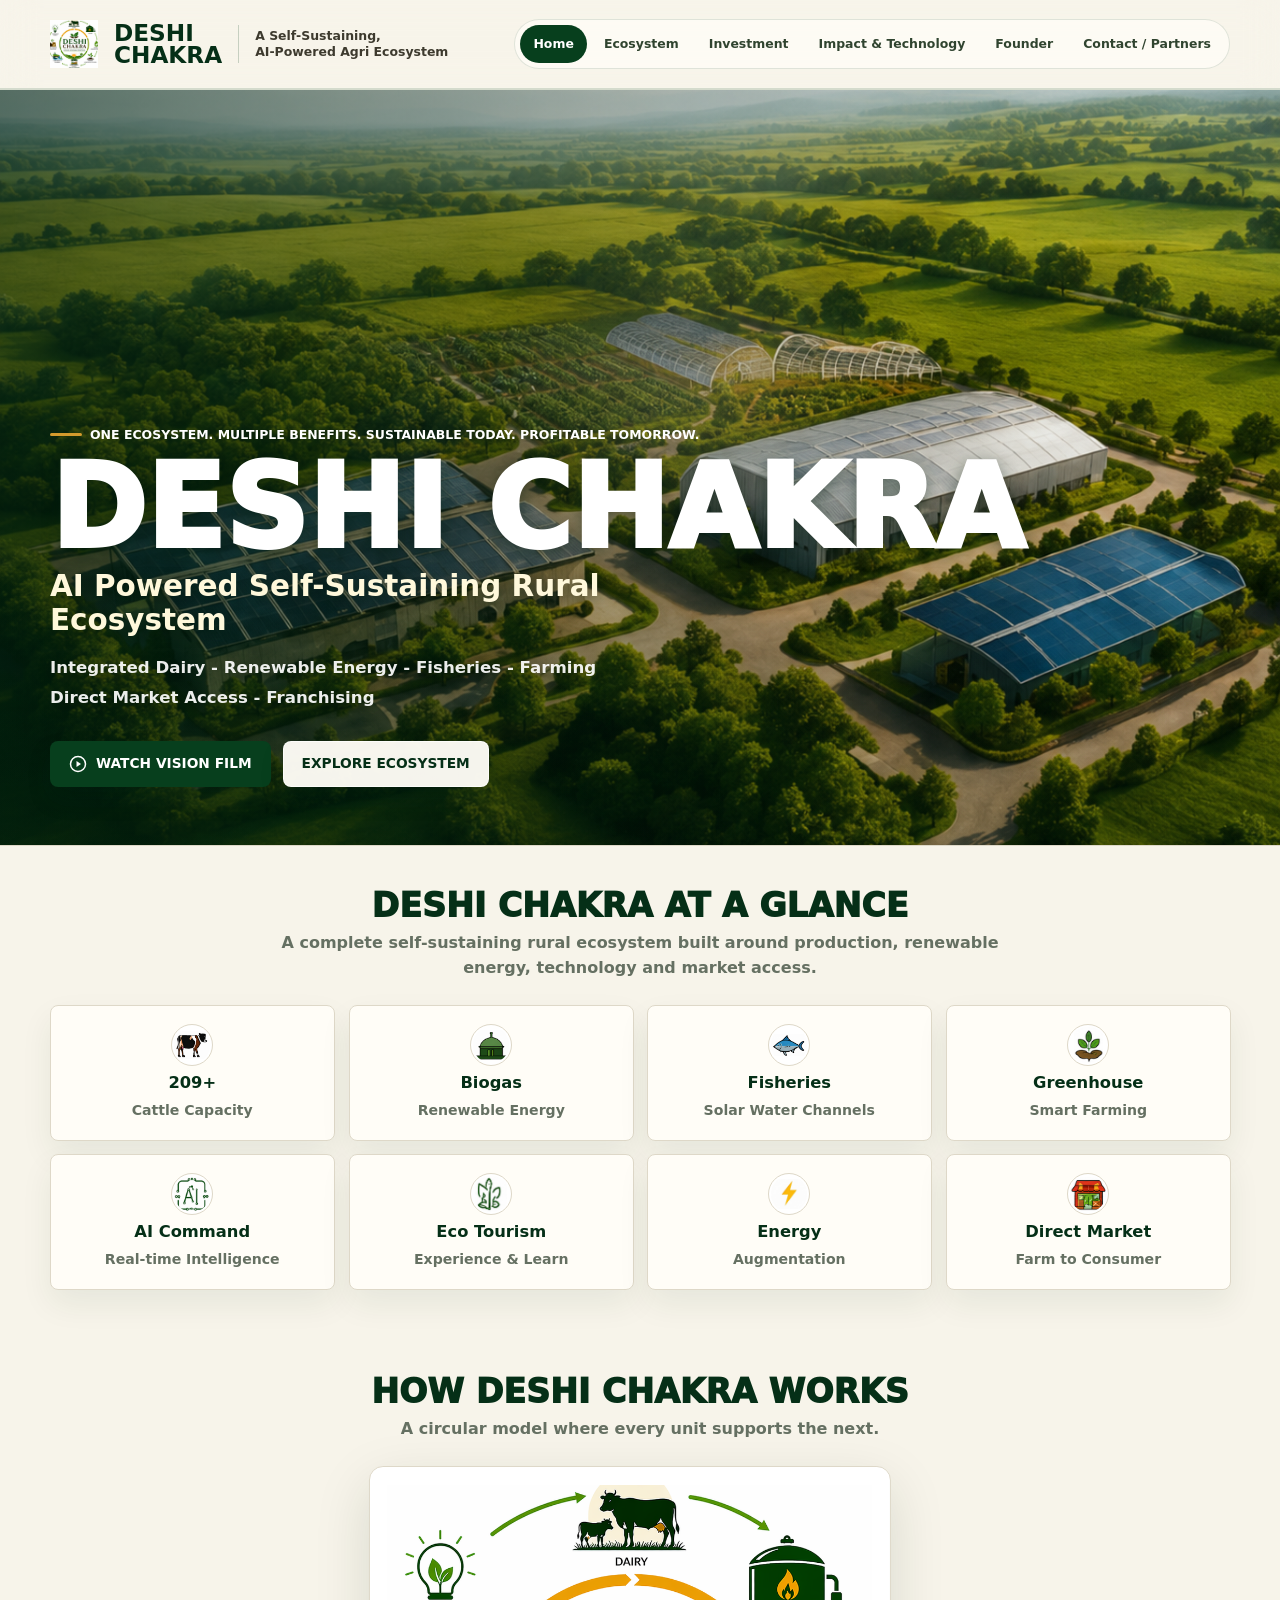
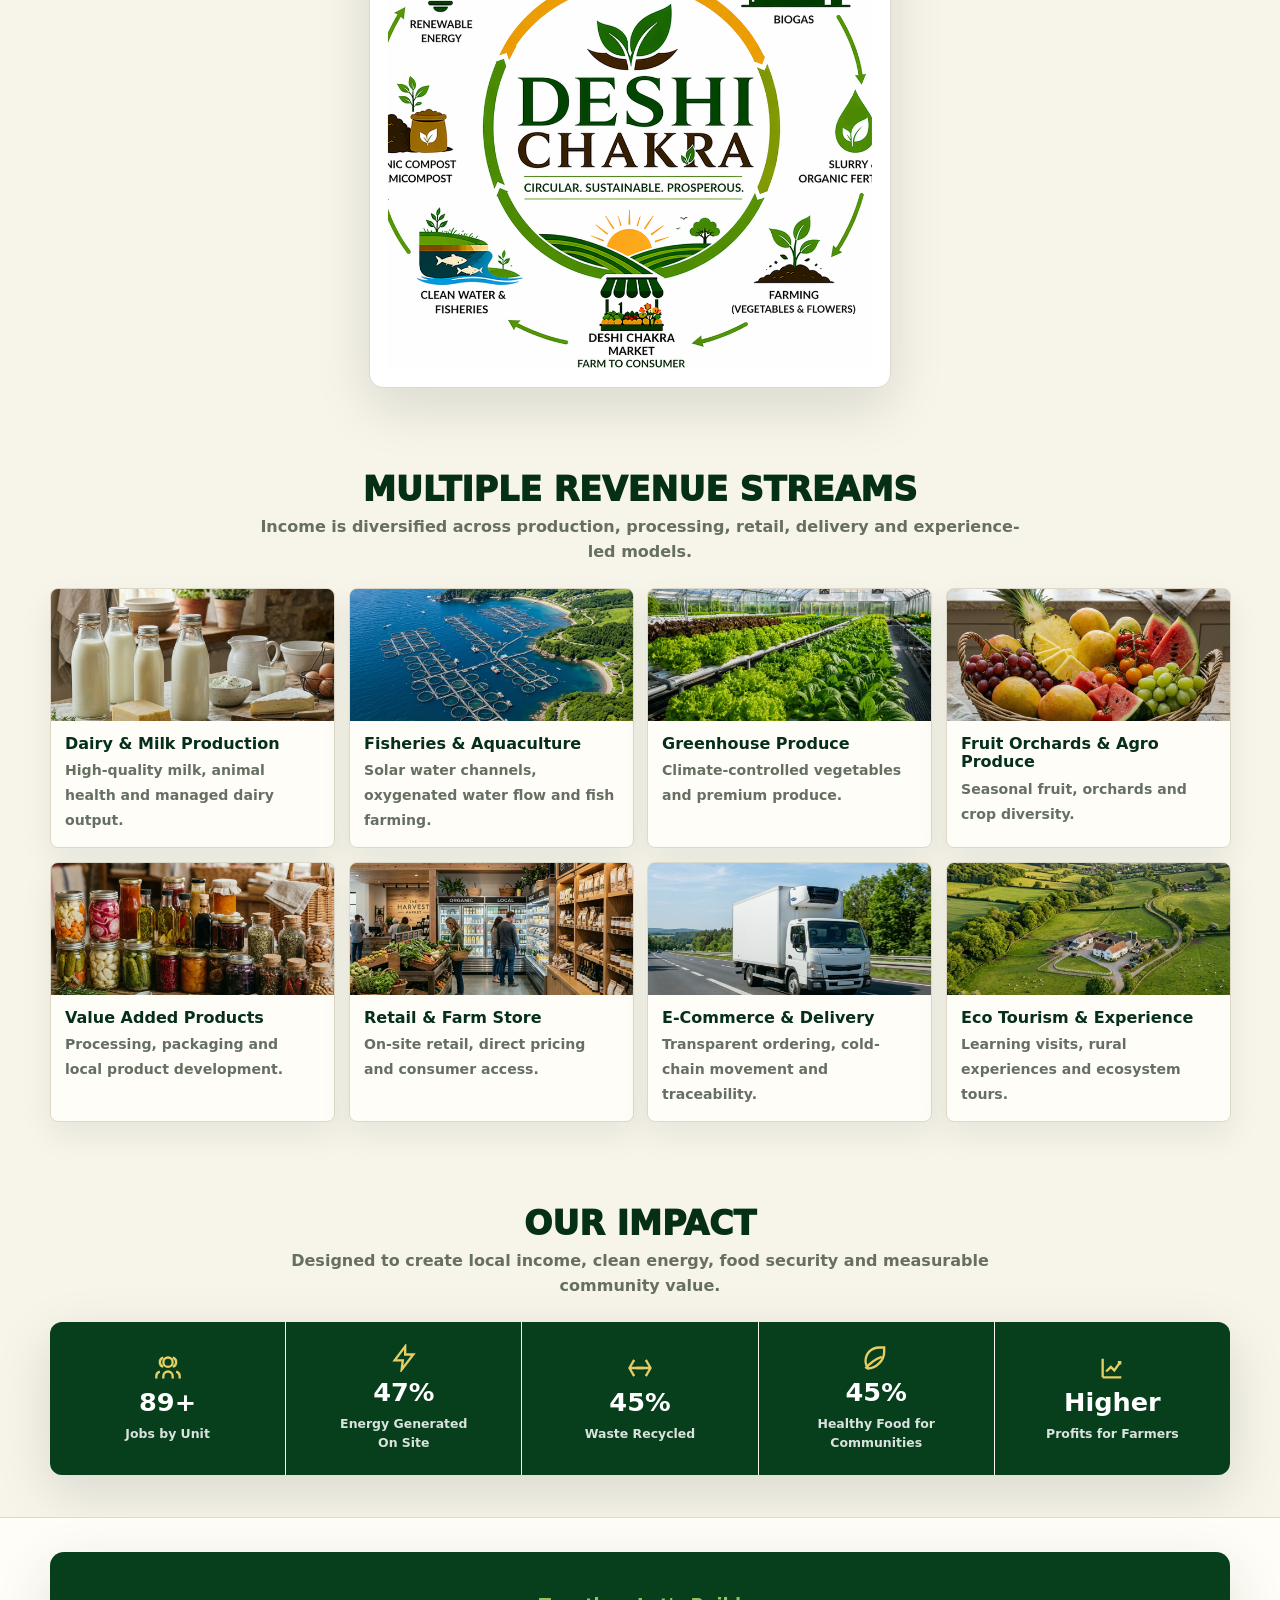
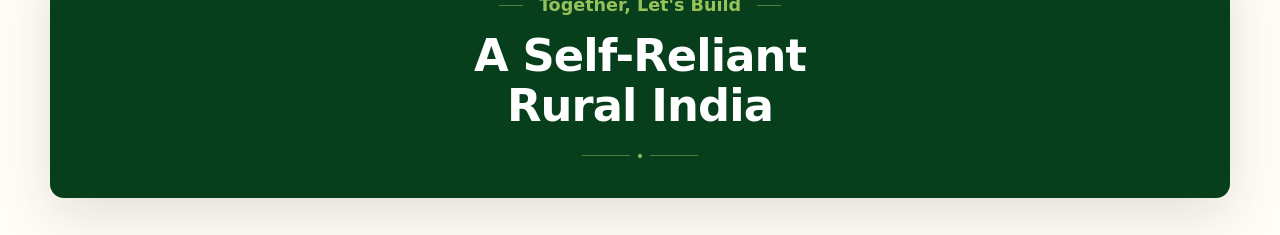
<file: index.html>
<!doctype html>
<html lang="en">
  <head>
    <meta charset="utf-8">
    <meta name="viewport" content="width=device-width, initial-scale=1">
    <title>Deshi Chakra | AI Powered Self-Sustaining Rural Ecosystem</title>
    <meta name="description" content="Deshi Chakra is a self-sustaining, AI-powered agri ecosystem connecting dairy, energy, fisheries, farming, marketplace and rural enterprise.">
    <link rel="icon" href="assets/logo.svg" type="image/svg+xml">
    <link rel="stylesheet" href="assets/styles.css?v=8">
  </head>
  <body data-page="home">
    <div id="site-header"></div>
    <main id="app"></main>
    <div id="site-footer"></div>
    <script src="assets/site.js?v=8"></script>
  </body>
</html>
</file>
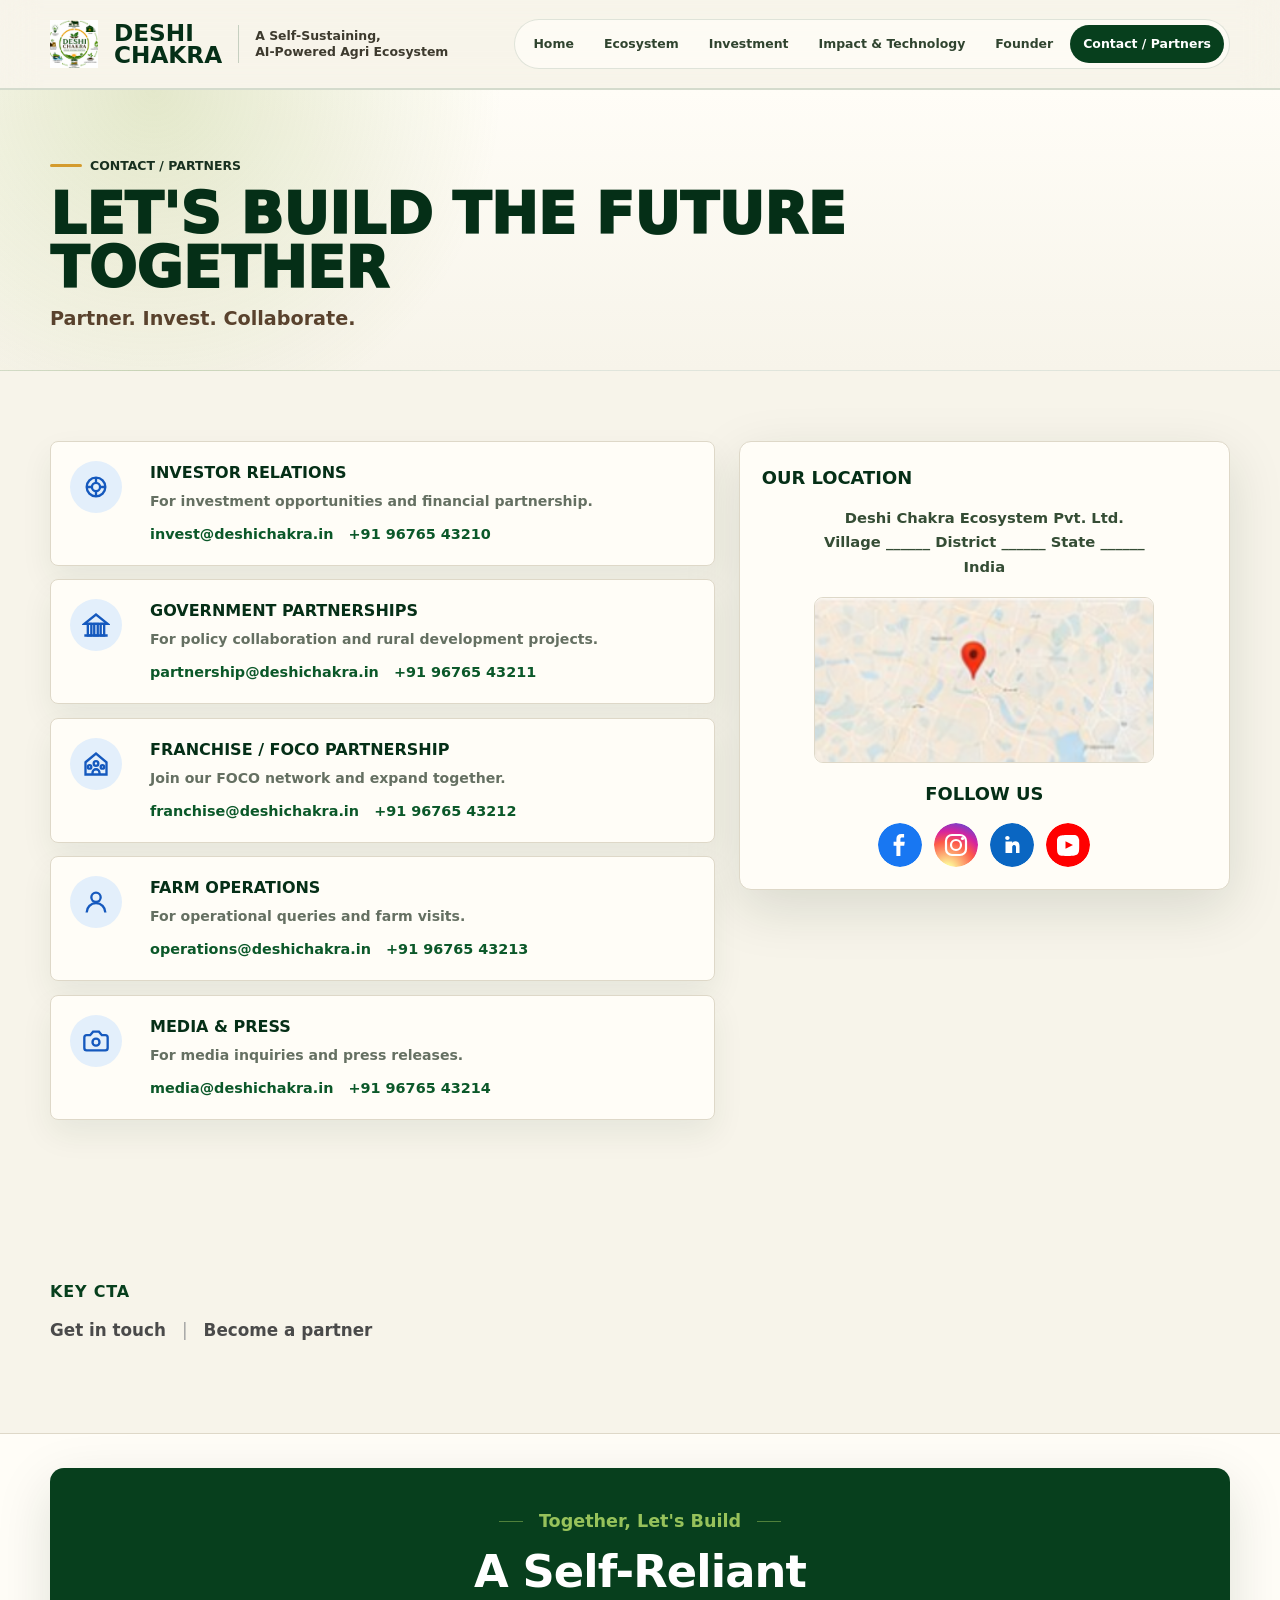
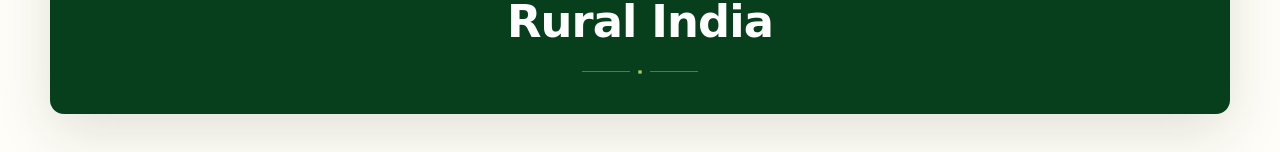
<file: contact.html>
<!doctype html>
<html lang="en">

<head>
  <meta charset="utf-8">
  <meta name="viewport" content="width=device-width, initial-scale=1">
  <title>Contact / Partners | Deshi Chakra</title>
  <meta name="description"
    content="Contact Deshi Chakra for investment, government partnership, FOCO franchise partnership, farm operations, media and press inquiries.">
  <link rel="icon" href="assets/logo.svg" type="image/svg+xml">
  <link rel="stylesheet" href="assets/styles.css?v=11">
</head>

<body data-page="contact">
  <div id="site-header"></div>
  <main id="app"></main>
  <div id="site-footer"></div>
  <script src="assets/site.js?v=11"></script>
</body>

</html>
</file>
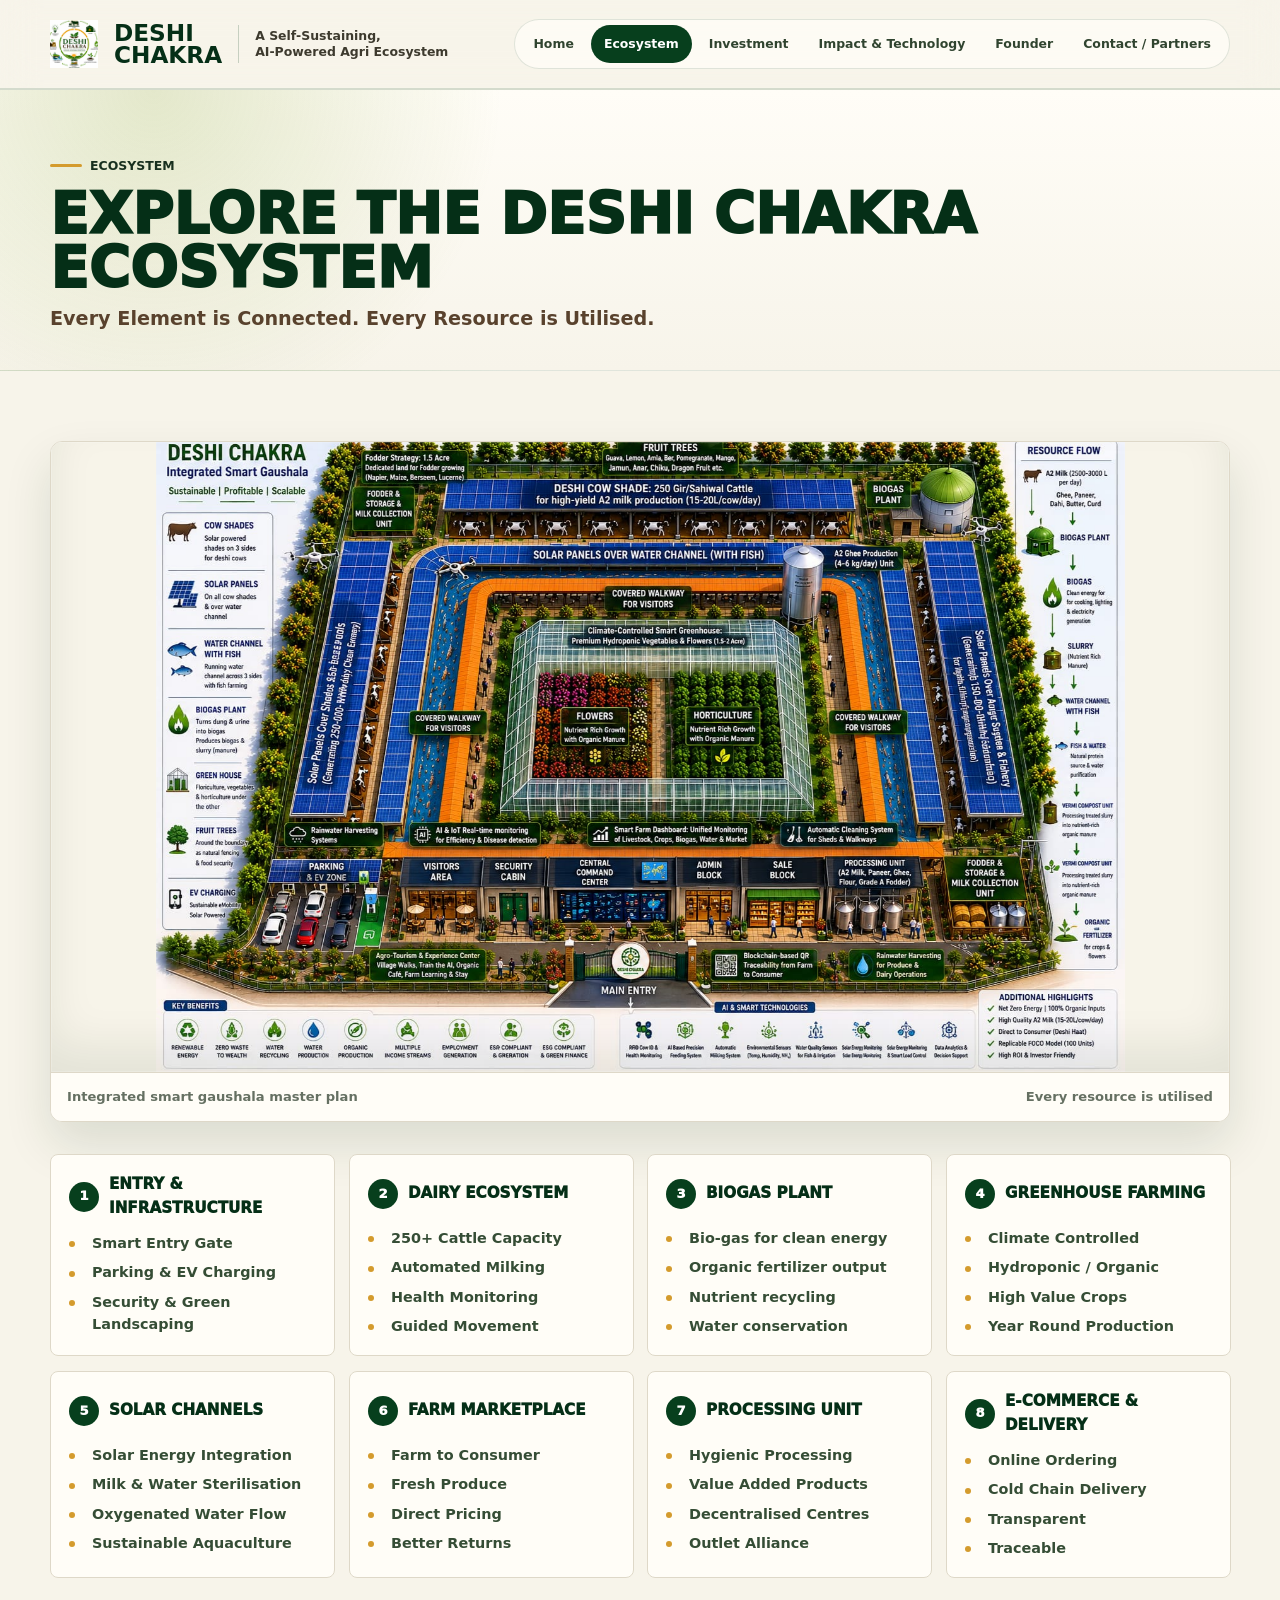
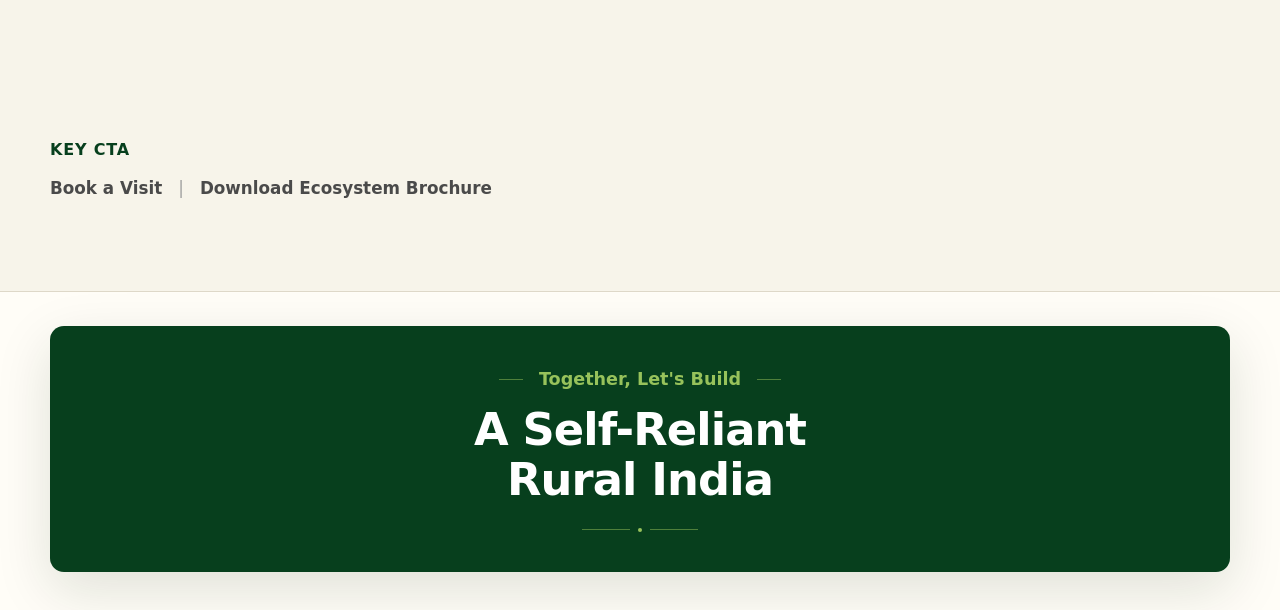
<file: ecosystem.html>
<!doctype html>
<html lang="en">
  <head>
    <meta charset="utf-8">
    <meta name="viewport" content="width=device-width, initial-scale=1">
    <title>Ecosystem | Deshi Chakra</title>
    <meta name="description" content="Explore the connected Deshi Chakra ecosystem across dairy, biogas, solar water channels, greenhouse farming, processing, marketplace and delivery.">
    <link rel="icon" href="assets/logo.svg" type="image/svg+xml">
    <link rel="stylesheet" href="assets/styles.css?v=8">
  </head>
  <body data-page="ecosystem">
    <div id="site-header"></div>
    <main id="app"></main>
    <div id="site-footer"></div>
    <script src="assets/site.js?v=8"></script>
  </body>
</html>
</file>
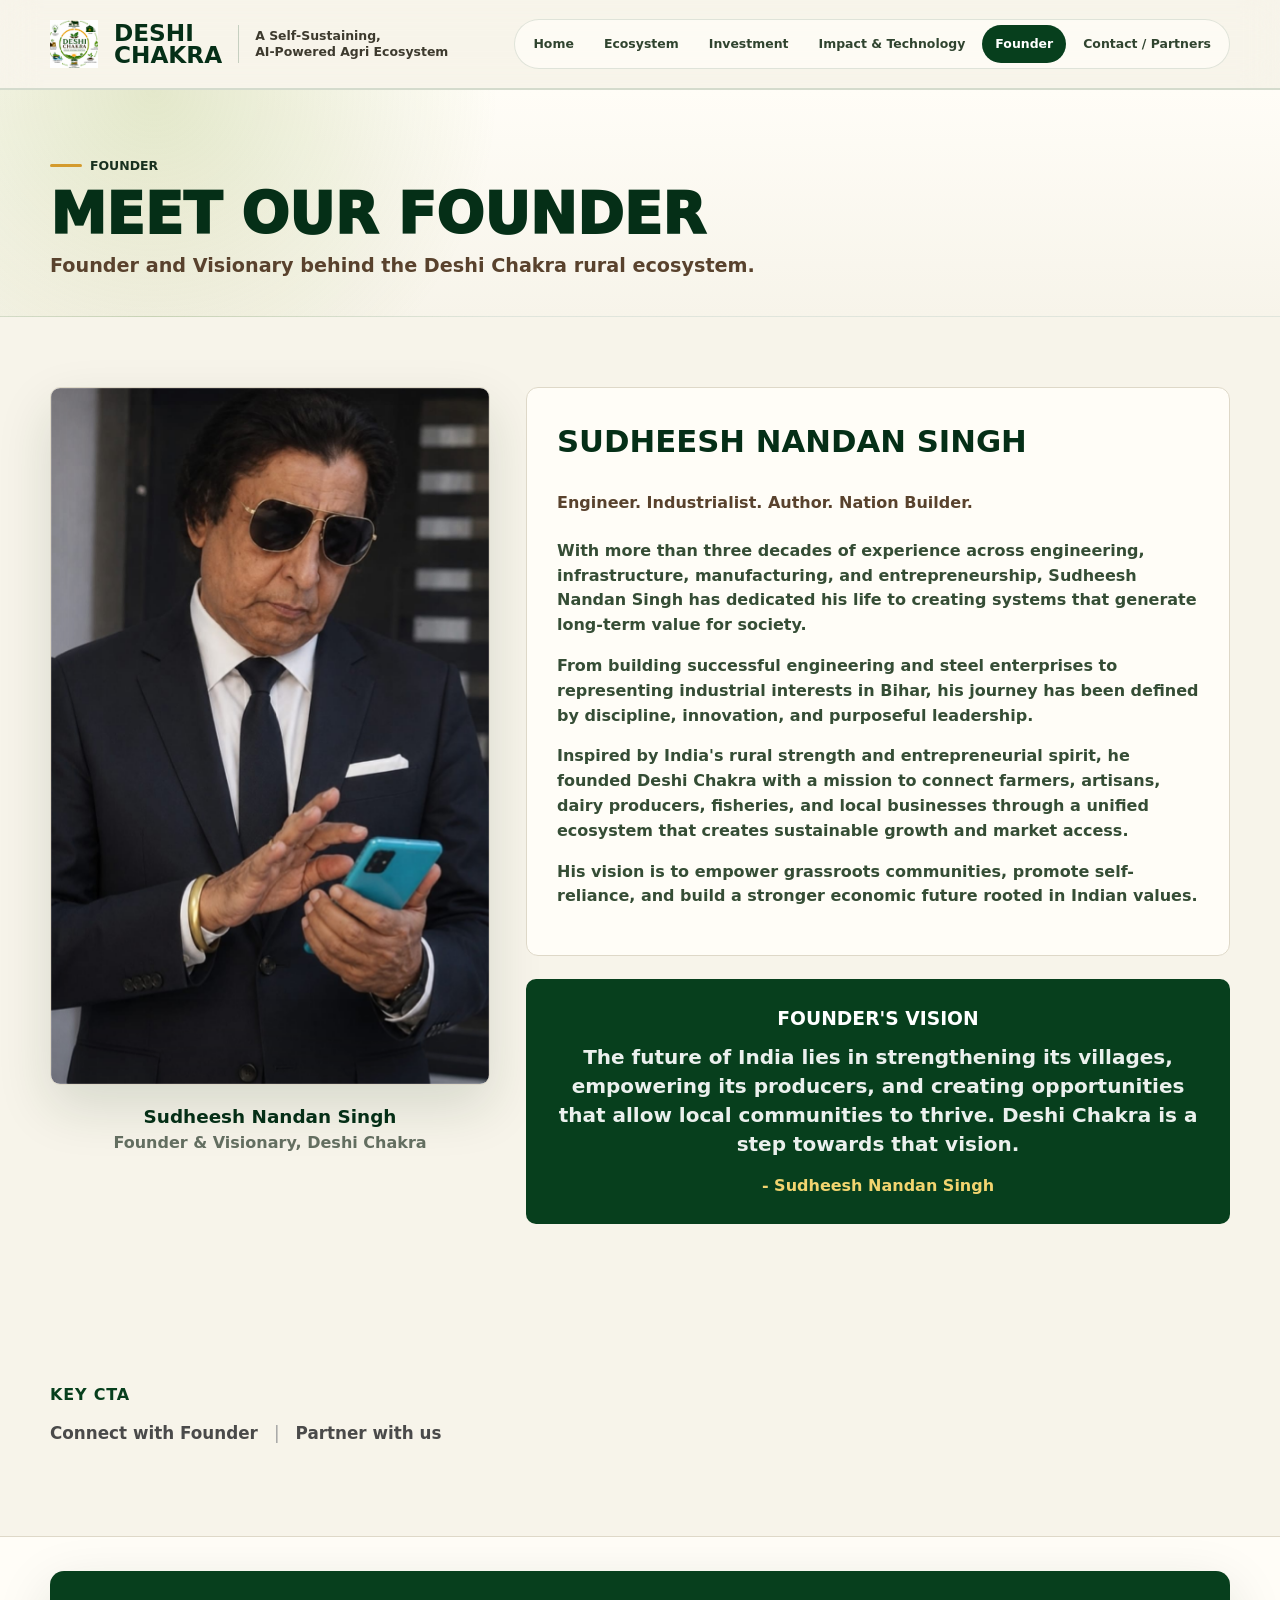
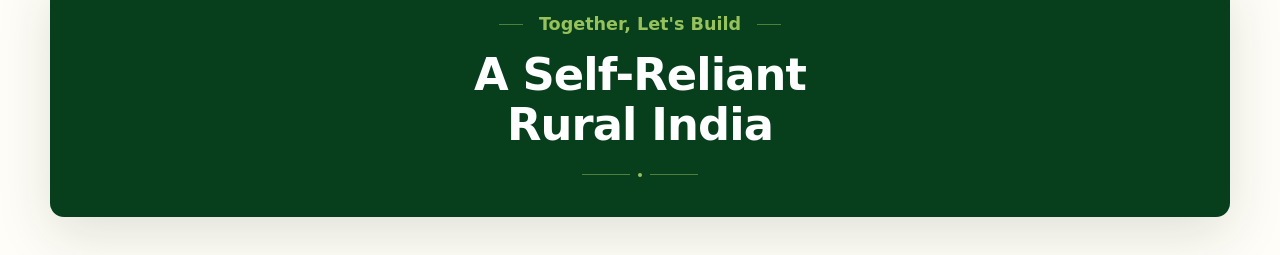
<file: founder.html>
<!doctype html>
<html lang="en">
  <head>
    <meta charset="utf-8">
    <meta name="viewport" content="width=device-width, initial-scale=1">
    <title>Founder | Deshi Chakra</title>
    <meta name="description" content="Meet Sudheesh Nandan Singh, Founder and Visionary of Deshi Chakra.">
    <link rel="icon" href="assets/logo.svg" type="image/svg+xml">
    <link rel="stylesheet" href="assets/styles.css?v=8">
  </head>
  <body data-page="founder">
    <div id="site-header"></div>
    <main id="app"></main>
    <div id="site-footer"></div>
    <script src="assets/site.js?v=8"></script>
  </body>
</html>
</file>
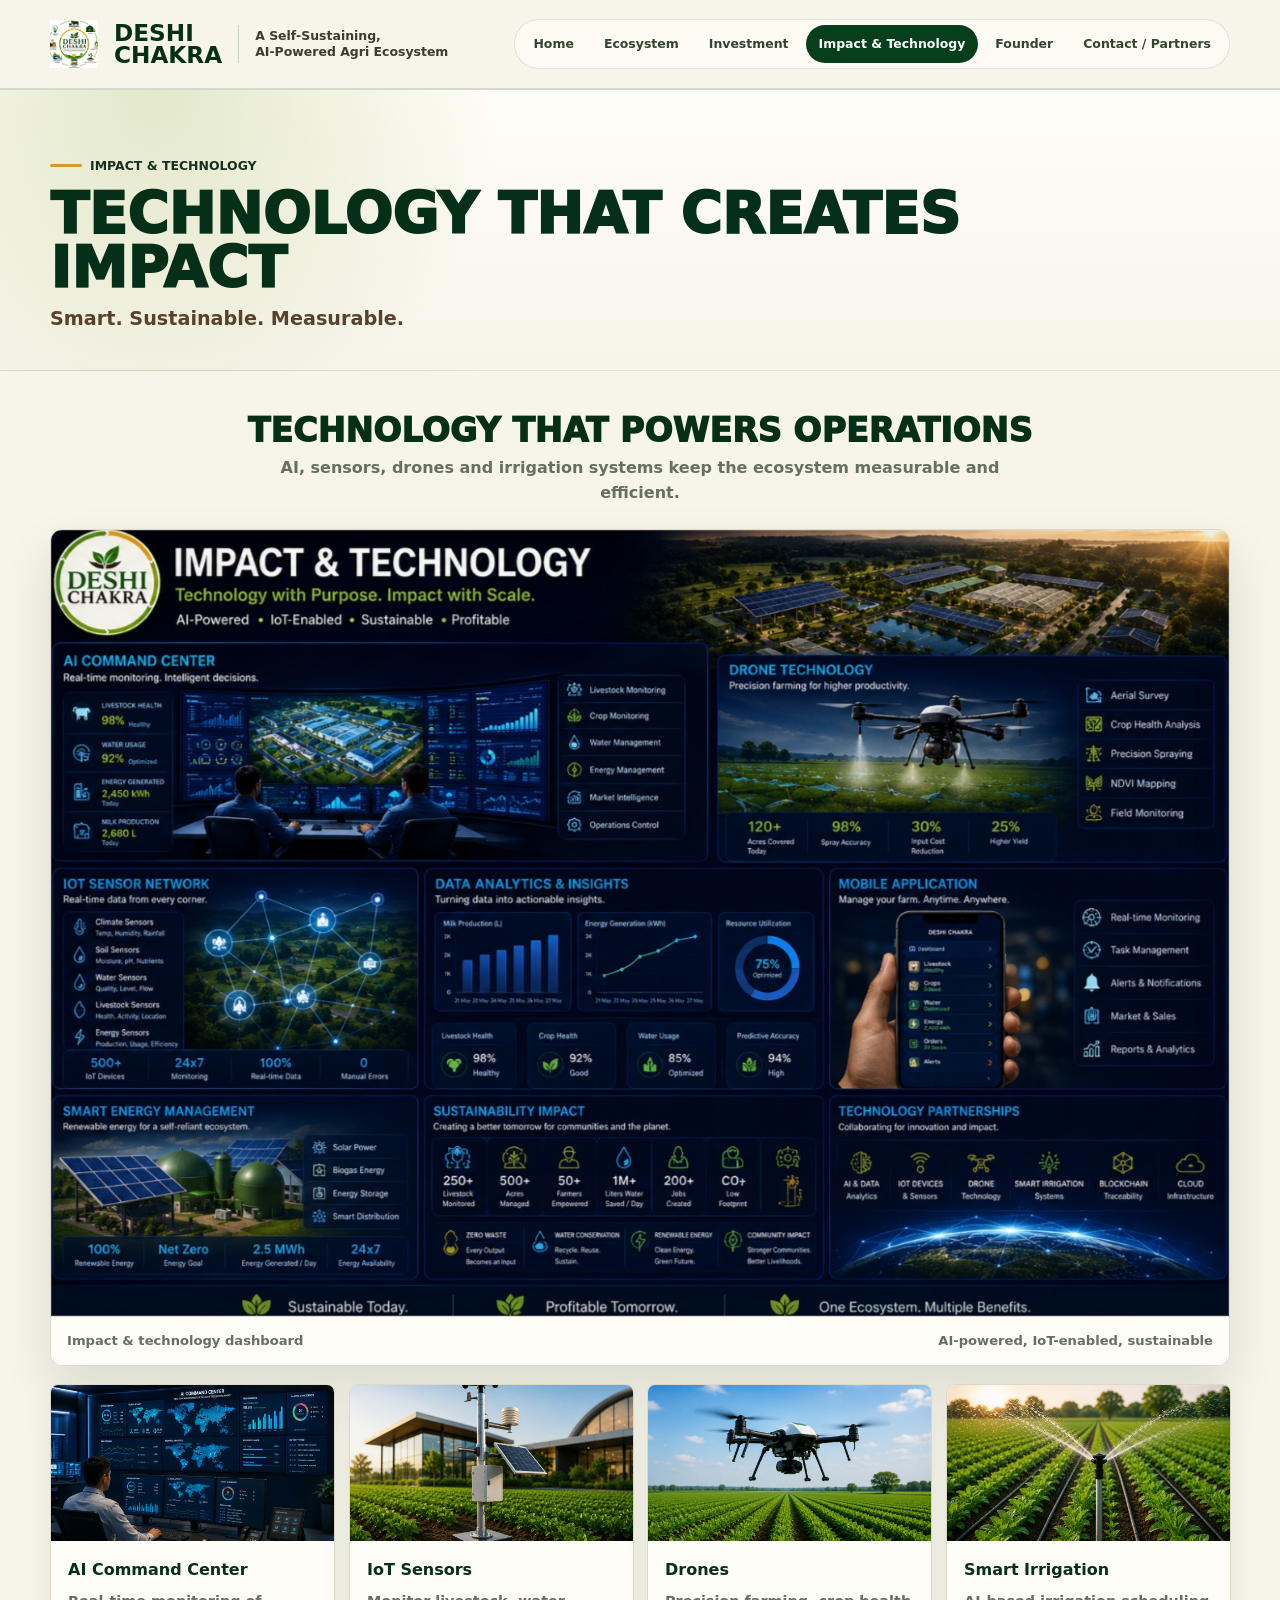
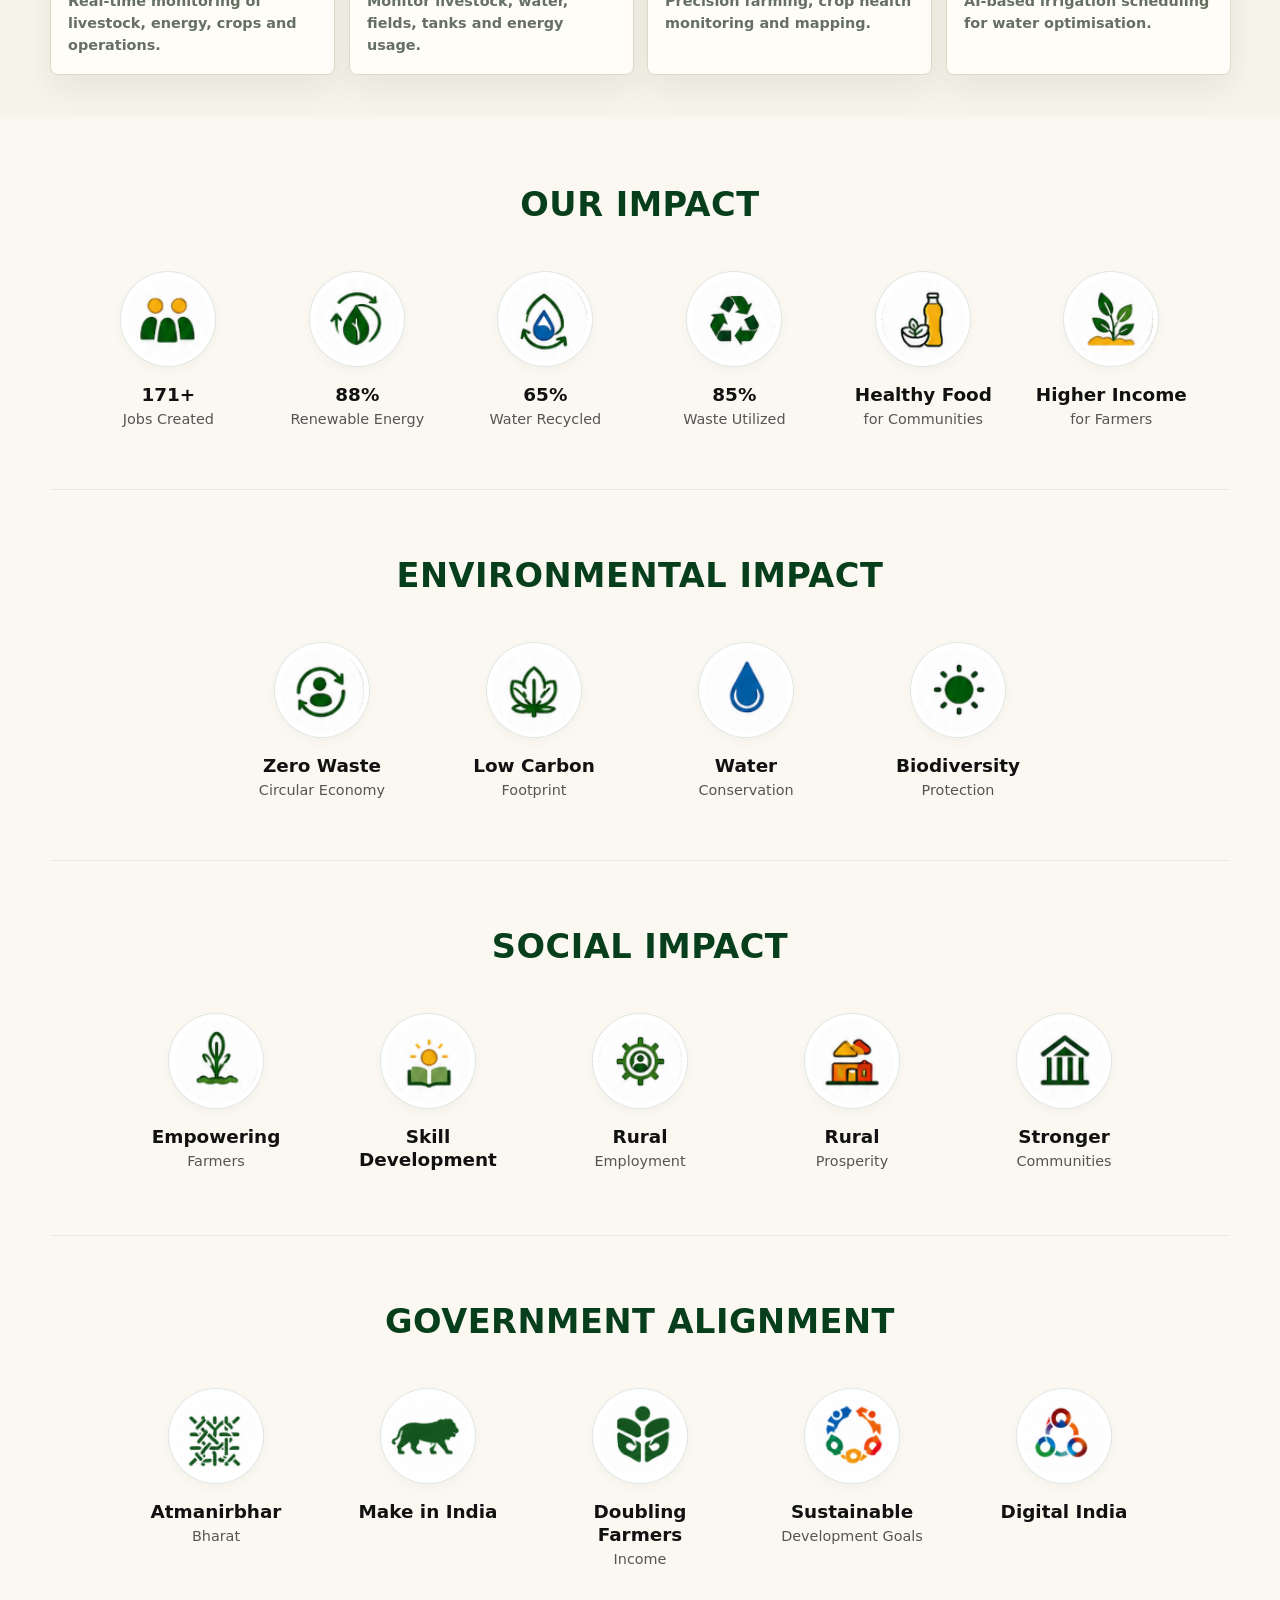
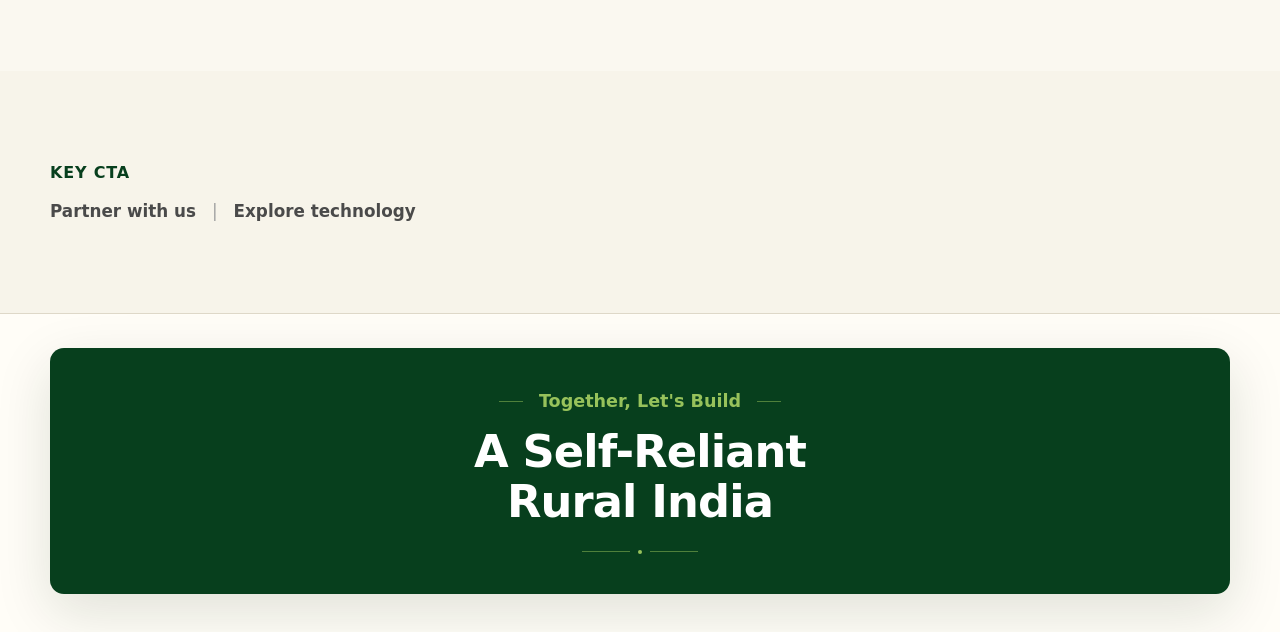
<file: impact-technology.html>
<!doctype html>
<html lang="en">
  <head>
    <meta charset="utf-8">
    <meta name="viewport" content="width=device-width, initial-scale=1">
    <title>Impact & Technology | Deshi Chakra</title>
    <meta name="description" content="Technology that creates measurable impact through AI command systems, IoT sensors, drones, smart irrigation and circular resource management.">
    <link rel="icon" href="assets/logo.svg" type="image/svg+xml">
    <link rel="stylesheet" href="assets/styles.css?v=8">
  </head>
  <body data-page="impact">
    <div id="site-header"></div>
    <main id="app"></main>
    <div id="site-footer"></div>
    <script src="assets/site.js?v=8"></script>
  </body>
</html>
</file>
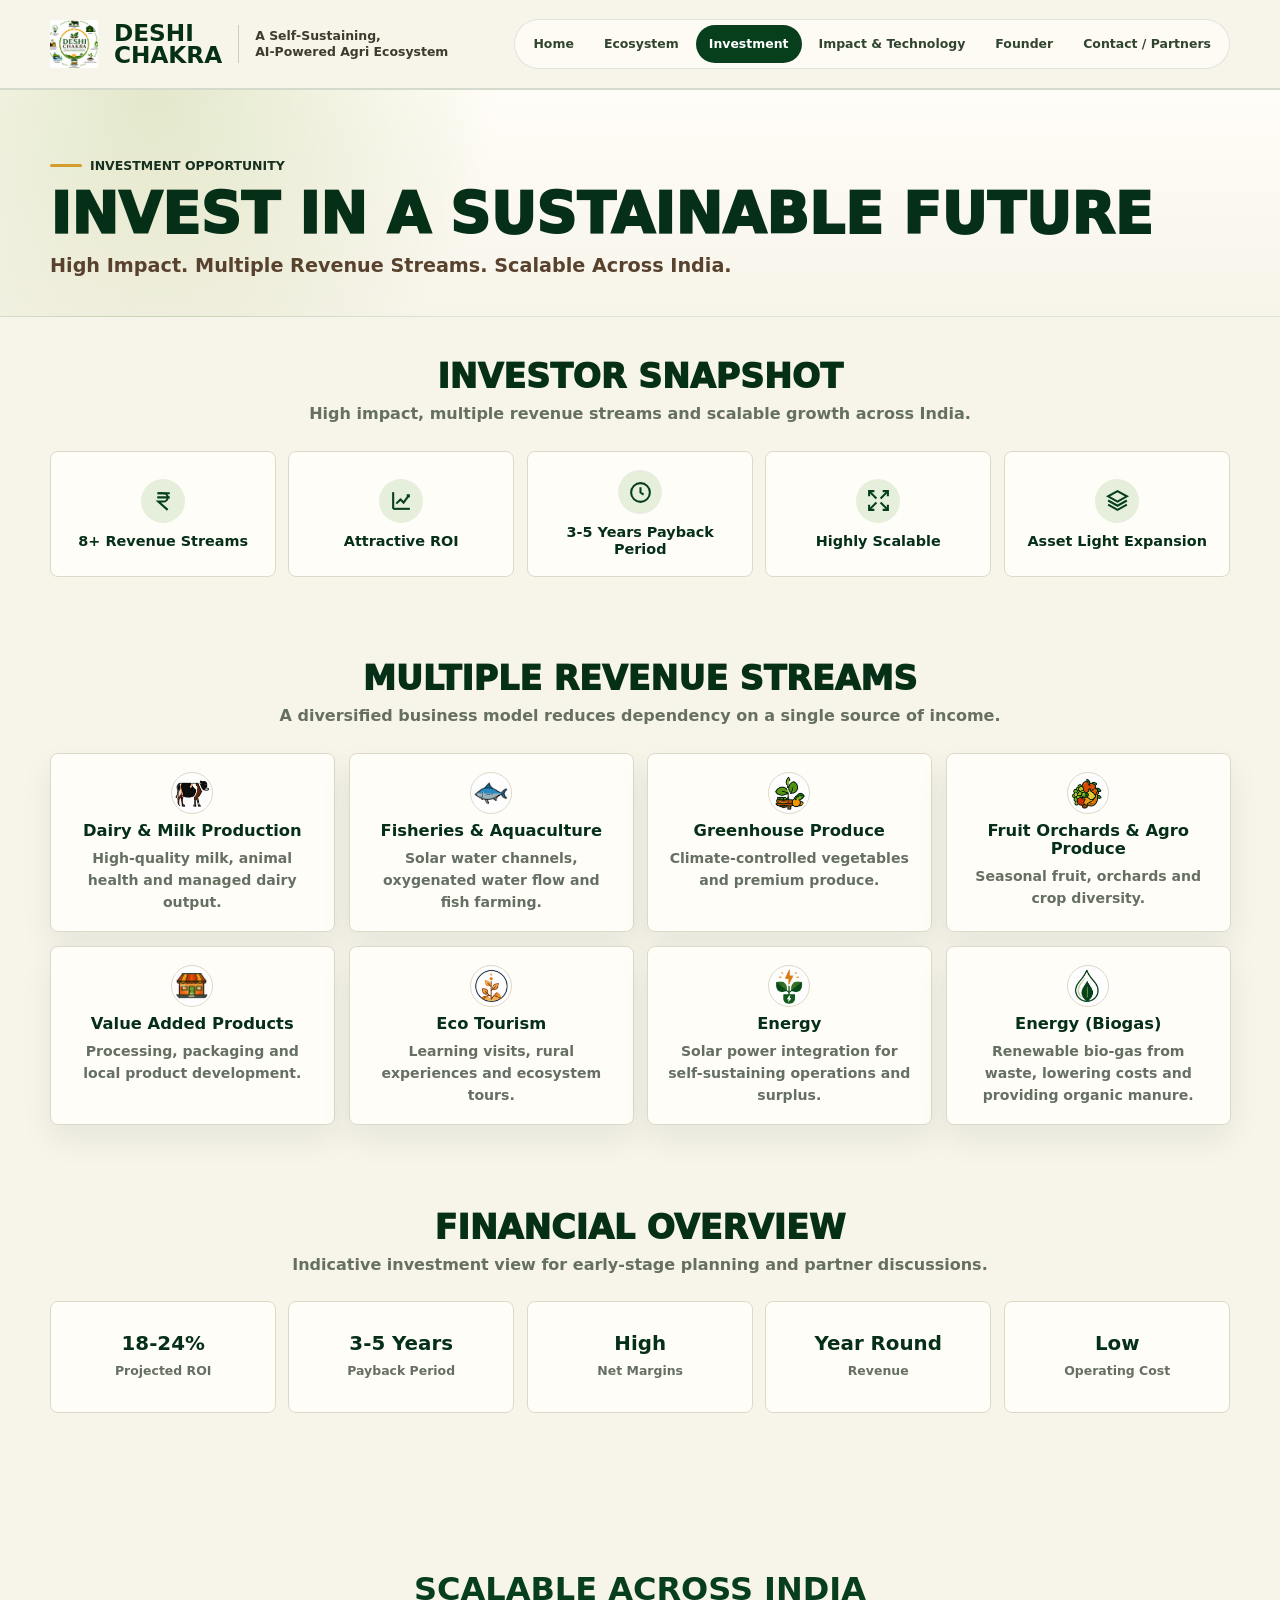
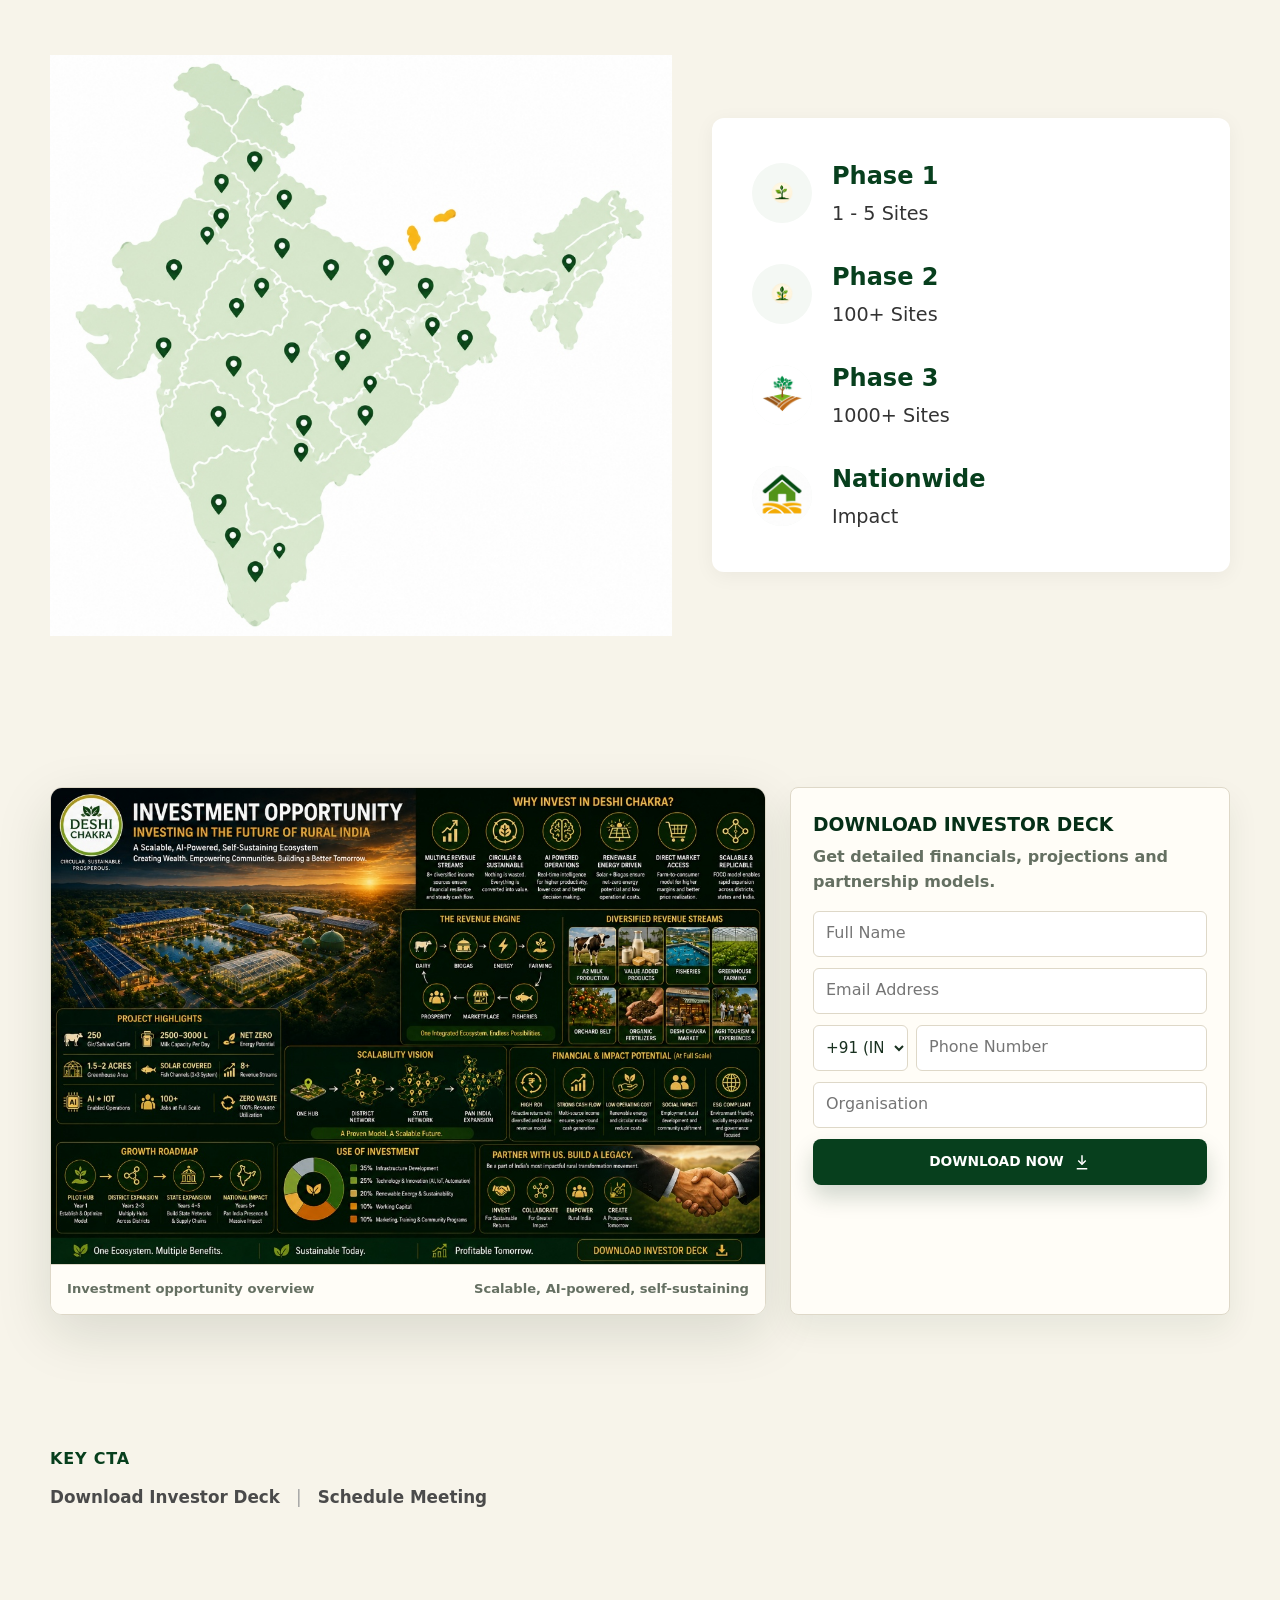
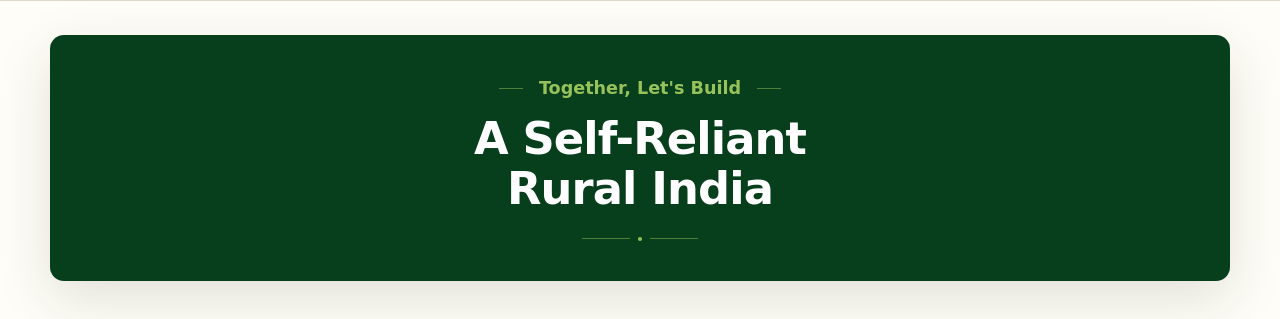
<file: investment.html>
<!doctype html>
<html lang="en">

<head>
    <meta charset="utf-8">
    <meta name="viewport" content="width=device-width, initial-scale=1">
    <title>Investment Opportunity | Deshi Chakra</title>
    <meta name="description"
        content="Invest in a sustainable agri ecosystem with multiple revenue streams, scalable expansion, strong ROI potential and measurable rural impact.">
    <link rel="icon" href="assets/logo.svg" type="image/svg+xml">
    <link rel="stylesheet" href="assets/styles.css">
</head>

<body data-page="investment">
    <div id="site-header"></div>
    <main id="app"></main>
    <div id="site-footer"></div>
    <script src="assets/site.js"></script>
</body>

</html>
</file>
<file: assets/styles.css>
:root {
  --green-950: #052f17;
  --green-900: #073f1d;
  --green-800: #0b5829;
  --green-700: #126934;
  --green-100: #e5efdc;
  --leaf: #8da63f;
  --gold: #d49b2d;
  --cream: #f7f4ea;
  --paper: #fffdf7;
  --line: #ded8c8;
  --ink: #18301f;
  --muted: #657062;
  --shadow: 0 18px 55px rgba(14, 40, 19, .13);
  color-scheme: light;
  font-family: Inter, ui-sans-serif, system-ui, -apple-system, BlinkMacSystemFont, "Segoe UI", Arial, sans-serif;
}

* {
  box-sizing: border-box;
}

html {
  scroll-behavior: smooth;
}

body {
  margin: 0;
  background: var(--cream);
  color: var(--ink);
  font-size: 16px;
  line-height: 1.55;
}

body.modal-open {
  overflow: hidden;
}

a {
  color: inherit;
  text-decoration: none;
}

img,
svg {
  display: block;
  max-width: 100%;
}

button,
input {
  font: inherit;
}

.site-shell {
  width: min(1180px, calc(100% - 36px));
  margin: 0 auto;
}

#site-header,
.site-header {
  position: sticky;
  top: 0;
  z-index: 20;
  background: rgba(247, 244, 234, .94);
  border-bottom: 1px solid rgba(6, 63, 28, .14);
}

.site-header::before {
  content: "";
  position: absolute;
  top: 0;
  left: 0;
  right: 0;
  bottom: 0;
  backdrop-filter: blur(18px);
  z-index: -1;
  pointer-events: none;
}

.topbar {
  display: flex;
  justify-content: space-between;
  align-items: center;
  gap: 24px;
  min-height: 88px;
}

.brand {
  display: inline-flex;
  align-items: center;
  gap: 16px;
}

.brand img {
  width: 58px;
  height: 58px;
  object-fit: contain;
}

.brand-title {
  display: block;
  font-size: 1.45rem;
  line-height: .95;
  font-weight: 900;
  letter-spacing: 0;
  color: var(--green-950);
}

.brand-separator {
  display: block;
  width: 1px;
  height: 38px;
  background-color: rgba(6, 63, 28, .2);
}

.brand-kicker {
  display: block;
  color: #3d3a2e;
  font-size: .78rem;
  font-weight: 700;
  line-height: 1.25;
}

.site-nav {
  justify-self: center;
  display: flex;
  align-items: center;
  gap: 4px;
  padding: 5px;
  border: 1px solid rgba(6, 63, 28, .12);
  border-radius: 999px;
  background: rgba(255, 253, 247, .78);
}

.site-nav a {
  display: inline-flex;
  align-items: center;
  justify-content: center;
  min-height: 38px;
  padding: 0 13px;
  border-radius: 999px;
  color: #30442f;
  font-size: .78rem;
  font-weight: 800;
  white-space: nowrap;
}

.site-nav a:hover,
.site-nav a.is-active {
  background: var(--green-900);
  color: #fff;
}

.proof-badges {
  display: grid;
  grid-template-columns: repeat(4, minmax(66px, 1fr));
  gap: 8px;
}

.proof-badge {
  min-width: 76px;
  padding: 8px 7px;
  border-left: 1px solid rgba(6, 63, 28, .16);
  text-align: center;
  color: var(--green-950);
  font-size: .66rem;
  font-weight: 900;
  text-transform: uppercase;
}

.proof-badge svg {
  width: 22px;
  height: 22px;
  margin: 0 auto 4px;
  stroke: var(--green-800);
}

.nav-toggle {
  display: none;
  width: 44px;
  height: 44px;
  border: 1px solid rgba(6, 63, 28, .18);
  border-radius: 999px;
  background: var(--paper);
  color: var(--green-950);
}

.nav-toggle svg {
  width: 22px;
  margin: auto;
  stroke: currentColor;
}

.nav-overlay,
.nav-close {
  display: none;
}

.home-hero {
  min-height: clamp(570px, 84vh, 760px);
  display: grid;
  align-items: end;
  padding: 80px 0 58px;
  position: relative;
  overflow: hidden;
  color: #fff;
  background-image:
    linear-gradient(90deg, rgba(3, 38, 17, .58) 0%, rgba(3, 38, 17, .38) 34%, rgba(3, 38, 17, .12) 68%, rgba(3, 38, 17, .02) 100%),
    url("home-hero-farm.png");
  background-size: cover;
  background-position:
    center,
    calc(50% + var(--hero-shift-x, 0px)) calc(50% + var(--hero-shift-y, 0px));
  border-bottom: 1px solid var(--line);
  transition: background-position .18s ease-out;
}

.home-hero::before {
  content: "";
  position: absolute;
  inset: 0;
  z-index: 0;
  pointer-events: none;
  background:
    radial-gradient(circle at var(--hero-x, 54%) var(--hero-y, 38%), rgba(255, 255, 255, .16), transparent 24%),
    linear-gradient(180deg, rgba(3, 38, 17, 0) 62%, rgba(3, 38, 17, .2) 100%);
  opacity: .78;
  transition: opacity .22s ease;
}

.home-hero::after {
  display: none;
}

.hero-content {
  position: relative;
  z-index: 1;
  max-width: none;
}

.hero-eyebrow,
.page-eyebrow {
  display: inline-flex;
  align-items: center;
  gap: 8px;
  margin-bottom: 13px;
  font-size: .78rem;
  font-weight: 900;
  letter-spacing: 0;
  text-transform: uppercase;
}

.hero-eyebrow::before,
.page-eyebrow::before {
  content: "";
  width: 32px;
  height: 3px;
  border-radius: 999px;
  background: var(--gold);
}

h1,
h2,
h3,
p {
  margin-top: 0;
}

.home-hero h1 {
  margin-bottom: 8px;
  font-size: clamp(3.2rem, 9vw, 7.4rem);
  line-height: .9;
  font-weight: 950;
  letter-spacing: 0;
  text-shadow: 0 4px 18px rgba(2, 29, 13, .45);
}

.home-hero .hero-lead {
  max-width: 640px;
  margin-bottom: 18px;
  color: #fff8db;
  font-size: clamp(1.28rem, 2.3vw, 2rem);
  line-height: 1.16;
  font-weight: 800;
  text-shadow: 0 3px 14px rgba(2, 29, 13, .5);
}

.hero-lines {
  display: grid;
  gap: 4px;
  margin: 0 0 30px;
  color: rgba(255, 255, 255, .92);
  font-size: clamp(.94rem, 1.3vw, 1.08rem);
  font-weight: 700;
  text-shadow: 0 3px 12px rgba(2, 29, 13, .55);
}

.button-row {
  display: flex;
  flex-wrap: wrap;
  gap: 12px;
  align-items: center;
}

.btn {
  position: relative;
  display: inline-flex;
  align-items: center;
  justify-content: center;
  gap: 9px;
  min-height: 46px;
  padding: 0 18px;
  border: 1px solid transparent;
  border-radius: 8px;
  background: var(--green-900);
  color: #fff;
  font-size: .86rem;
  font-weight: 900;
  text-transform: uppercase;
  box-shadow: 0 12px 22px rgba(5, 47, 23, .18);
  cursor: pointer;
  overflow: hidden;
  isolation: isolate;
  transition: transform .18s ease, box-shadow .18s ease, background-color .18s ease, border-color .18s ease;
}

.btn svg {
  position: relative;
  z-index: 1;
  width: 18px;
  height: 18px;
  stroke: currentColor;
}

.btn:hover {
  background: var(--green-700);
  transform: translateY(-2px);
  box-shadow: 0 16px 28px rgba(5, 47, 23, .23);
}

.btn:active {
  transform: translateY(0);
}

.btn:focus-visible {
  outline: 3px solid rgba(240, 190, 62, .45);
  outline-offset: 3px;
}

.btn.secondary {
  background: rgba(255, 253, 247, .96);
  color: var(--green-950);
  border-color: rgba(255, 255, 255, .75);
}

.btn.secondary:hover {
  background: #fff;
  border-color: var(--gold);
}

.btn-ripple {
  position: absolute;
  z-index: 0;
  border-radius: 999px;
  background: rgba(255, 255, 255, .35);
  transform: scale(0);
  animation: button-ripple .62s ease-out forwards;
  pointer-events: none;
}

.vision-modal {
  position: fixed;
  inset: 0;
  z-index: 1000;
  display: grid;
  place-items: center;
  padding: 28px;
  background: rgba(0, 0, 0, .86);
  opacity: 0;
  visibility: hidden;
  pointer-events: none;
  transition: opacity .24s ease, visibility .24s ease;
}

.vision-modal.is-open {
  opacity: 1;
  visibility: visible;
  pointer-events: auto;
}

.vision-dialog {
  position: relative;
  width: min(1080px, 100%);
  border-radius: 8px;
  background: #07110b;
  border: 1px solid rgba(255, 255, 255, .12);
  box-shadow: 0 28px 90px rgba(0, 0, 0, .55);
  color: #fff;
  transform: translateY(18px) scale(.98);
  opacity: 0;
  transition: transform .26s ease, opacity .26s ease;
}

.vision-modal.is-open .vision-dialog {
  transform: translateY(0) scale(1);
  opacity: 1;
}

.vision-header {
  display: grid;
  grid-template-columns: 1fr auto;
  gap: 6px 18px;
  align-items: center;
  padding: 18px 62px 16px 22px;
  border-bottom: 1px solid rgba(255, 255, 255, .1);
}

.vision-kicker {
  color: #f0cf62;
  font-size: .74rem;
  font-weight: 900;
  letter-spacing: .08em;
  text-transform: uppercase;
}

.vision-header h2 {
  grid-column: 1;
  margin: 0;
  color: #fff;
  font-size: clamp(1.05rem, 2.1vw, 1.55rem);
  line-height: 1.15;
  font-weight: 900;
}

.vision-counter {
  grid-column: 2;
  grid-row: 1 / span 2;
  align-self: center;
  justify-self: end;
  min-width: 54px;
  padding: 7px 10px;
  border-radius: 999px;
  background: rgba(255, 255, 255, .1);
  color: rgba(255, 255, 255, .84);
  text-align: center;
  font-size: .8rem;
  font-weight: 900;
}

.vision-frame-shell {
  position: relative;
  aspect-ratio: 16 / 9;
  background: #000;
  overflow: hidden;
}

.vision-frame-shell iframe {
  position: absolute;
  inset: 0;
  width: 100%;
  height: 100%;
  border: 0;
  opacity: 1;
  transition: opacity .18s ease;
}

.vision-frame-shell.is-switching iframe {
  opacity: .16;
}

.vision-close,
.vision-arrow {
  appearance: none;
  border: 0;
  display: inline-grid;
  place-items: center;
  border-radius: 999px;
  color: #fff;
  cursor: pointer;
}

.vision-close {
  position: absolute;
  top: -18px;
  right: -18px;
  z-index: 2;
  width: 42px;
  height: 42px;
  background: #fff;
  color: #052f17;
  box-shadow: 0 14px 34px rgba(0, 0, 0, .36);
}

.vision-close:hover {
  background: #f1d56f;
}

.vision-close svg,
.vision-arrow svg {
  width: 22px;
  height: 22px;
  stroke: currentColor;
}

.vision-arrow {
  position: absolute;
  top: 58%;
  width: 48px;
  height: 48px;
  background: rgba(255, 255, 255, .13);
  border: 1px solid rgba(255, 255, 255, .24);
  backdrop-filter: blur(10px);
  transform: translateY(-50%);
  transition: background .18s ease, transform .18s ease;
}

.vision-arrow:hover {
  background: rgba(255, 255, 255, .24);
  transform: translateY(-50%) scale(1.04);
}

.vision-arrow-prev {
  left: -72px;
}

.vision-arrow-next {
  right: -72px;
}

.section {
  padding: 70px 0;
}

.section.tight {
  padding: 42px 0;
}

.section-title {
  margin-bottom: 24px;
  text-align: center;
}

.section-title h2 {
  margin-bottom: 7px;
  color: var(--green-950);
  font-size: clamp(1.55rem, 2.6vw, 2.35rem);
  line-height: 1.08;
  font-weight: 950;
  letter-spacing: 0;
  text-transform: uppercase;
}

.section-title p {
  margin: 0 auto;
  max-width: 760px;
  color: var(--muted);
  font-weight: 700;
}

.grid {
  display: grid;
  gap: 14px;
}

.grid.four {
  grid-template-columns: repeat(4, minmax(0, 1fr));
}

.grid.three {
  grid-template-columns: repeat(3, minmax(0, 1fr));
}

.grid.two {
  grid-template-columns: repeat(2, minmax(0, 1fr));
}

.metric-card,
.content-card,
.revenue-card,
.impact-card,
.contact-card,
.form-card {
  border: 1px solid var(--line);
  border-radius: 8px;
  background: var(--paper);
  box-shadow: 0 14px 32px rgba(19, 50, 22, .07);
}

.metric-card {
  min-height: 132px;
  padding: 18px;
  display: grid;
  justify-items: center;
  align-content: start;
  gap: 8px;
  text-align: center;
}

.metric-card .icon-round,
.impact-card .icon-round {
  width: 42px;
  height: 42px;
}

.contact-card .icon-round {
  width: 52px;
  height: 52px;
  background: #e3effb;
  color: #1559be;
}

.contact-card .icon-round svg {
  width: 28px;
  height: 28px;
}

.metric-card strong {
  color: var(--green-950);
  font-size: 1.02rem;
  line-height: 1.1;
}

.metric-card span,
.revenue-card span,
.impact-card span,
.contact-card p {
  color: var(--muted);
  font-size: .88rem;
  font-weight: 650;
}

.icon-round {
  display: inline-flex;
  align-items: center;
  justify-content: center;
  width: 48px;
  height: 48px;
  border-radius: 999px;
  background: var(--green-100);
  color: var(--green-900);
  flex: 0 0 auto;
}

.icon-round svg {
  width: 25px;
  height: 25px;
  stroke: currentColor;
}

.icon-round.has-img {
  background: #fff;
  border: 1px solid var(--line);
  padding: 2px;
  overflow: hidden;
}

.icon-round img {
  width: 100%;
  height: 100%;
  object-fit: contain;
  border-radius: 999px;
}

.flow-band {
  padding: 24px;
  border: 1px solid var(--line);
  border-radius: 14px;
  background: rgba(255, 253, 247, .76);
  box-shadow: var(--shadow);
}

.working-layout {
  display: grid;
  grid-template-columns: minmax(280px, .9fr) minmax(0, 1.1fr);
  gap: 20px;
  align-items: center;
}

.diagram-card {
  margin: 0;
  display: grid;
  place-items: center;
  padding: 18px;
  border: 1px solid var(--line);
  border-radius: 14px;
  background: #fff;
  box-shadow: var(--shadow);
}

.diagram-card img {
  width: 100%;
  max-height: 520px;
  object-fit: contain;
}

@media (min-width: 981px) {
  .working-layout {
    --scroll-progress: 1; /* Fallback to fully expanded */
  }

  .diagram-card {
    position: relative;
    z-index: 2;
    transform: translateX(calc(61.1% * (1 - var(--scroll-progress))));
    transition: transform 0.25s cubic-bezier(0.25, 0.46, 0.45, 0.94);
  }

  .flow-band {
    position: relative;
    z-index: 1;
    opacity: var(--scroll-progress);
    transform: translateX(calc(-75% * (1 - var(--scroll-progress))));
    transition: transform 0.25s cubic-bezier(0.25, 0.46, 0.45, 0.94), opacity 0.25s ease-out;
  }
}

.flow-list {
  display: grid;
  grid-template-columns: repeat(6, minmax(0, 1fr));
  align-items: center;
  gap: 12px;
}

.flow-node {
  position: relative;
  min-height: 108px;
  display: grid;
  justify-items: center;
  align-content: center;
  gap: 8px;
  padding: 11px 8px;
  text-align: center;
  font-size: .78rem;
  font-weight: 900;
  color: var(--green-950);
}

.flow-node:not(:last-child)::after {
  content: "";
  position: absolute;
  top: 36px;
  right: -14px;
  width: 16px;
  height: 2px;
  background: var(--green-800);
}

.flow-node .icon-round {
  width: 50px;
  height: 50px;
}

.revenue-gallery {
  display: grid;
  grid-template-columns: repeat(4, minmax(0, 1fr));
  gap: 14px;
}

.revenue-card {
  overflow: hidden;
}

.revenue-visual {
  height: 112px;
  background: var(--visual-bg, #acc47b);
  position: relative;
  overflow: hidden;
}

.revenue-visual.has-image {
  min-height: 132px;
  background-image: linear-gradient(0deg, rgba(3, 38, 17, .14), rgba(3, 38, 17, .02)), var(--visual-image);
  background-size: cover;
  background-position: center;
}

.revenue-visual::before,
.revenue-visual::after {
  content: "";
  position: absolute;
  inset: auto -20px -18px;
  height: 70px;
  background: rgba(255, 255, 255, .24);
  border-radius: 50% 50% 0 0;
}

.revenue-visual::after {
  inset: 18px auto auto 18px;
  width: 50px;
  height: 50px;
  border-radius: 999px;
  background: rgba(255, 255, 255, .72);
}

.revenue-visual.has-image::before,
.revenue-visual.has-image::after {
  display: none;
}

.revenue-card .body {
  min-height: 94px;
  padding: 14px;
}

.revenue-card strong {
  display: block;
  margin-bottom: 5px;
  color: var(--green-950);
  line-height: 1.15;
}

.impact-strip {
  display: grid;
  grid-template-columns: repeat(5, minmax(0, 1fr));
  gap: 1px;
  overflow: hidden;
  border-radius: 12px;
  background: rgba(255, 255, 255, .16);
  box-shadow: var(--shadow);
}

.impact-stat {
  min-height: 138px;
  padding: 22px 14px;
  display: grid;
  justify-items: center;
  align-content: center;
  gap: 8px;
  background: var(--green-900);
  color: #fff;
  text-align: center;
}

.impact-stat svg {
  width: 28px;
  height: 28px;
  stroke: #e5cf65;
}

.impact-stat strong {
  font-size: clamp(1.45rem, 2vw, 2rem);
  line-height: 1;
}

.impact-stat span {
  max-width: 140px;
  color: rgba(255, 255, 255, .85);
  font-size: .78rem;
  font-weight: 800;
}

.page-hero {
  padding: 60px 0 36px;
  background: radial-gradient(circle at 12% 0%, rgba(141, 166, 63, .24), transparent 30%), linear-gradient(180deg, #fffdf7, var(--cream));
  border-bottom: 1px solid rgba(6, 63, 28, .12);
}

.page-hero-inner {
  display: grid;
  grid-template-columns: 1fr auto;
  gap: 34px;
  align-items: end;
}

.page-hero h1 {
  margin-bottom: 9px;
  color: var(--green-950);
  font-size: clamp(2.1rem, 4.4vw, 4.45rem);
  line-height: .95;
  font-weight: 950;
  letter-spacing: 0;
  text-transform: uppercase;
}

.page-hero p {
  max-width: 760px;
  margin-bottom: 0;
  color: #59422d;
  font-size: clamp(1rem, 1.5vw, 1.24rem);
  font-weight: 800;
}

.page-number {
  display: grid;
  place-items: center;
  width: 104px;
  height: 104px;
  border-radius: 999px;
  background: var(--green-900);
  color: #fff;
  font-size: 2.4rem;
  font-weight: 950;
  box-shadow: var(--shadow);
}

.split-layout {
  display: grid;
  grid-template-columns: minmax(0, 1.08fr) minmax(340px, .92fr);
  gap: 26px;
  align-items: start;
}

.feature-art {
  overflow: hidden;
  border: 1px solid var(--line);
  border-radius: 12px;
  background: #fff;
  box-shadow: var(--shadow);
}

.feature-art img {
  width: 100%;
  min-height: 320px;
  object-fit: cover;
}

.feature-art-wide {
  margin-bottom: 18px;
}

.feature-art-wide img {
  min-height: 0;
  object-fit: contain;
  background: #061226;
}

.feature-art.immersive-3d {
  overflow: visible;
  border: 0;
  background: transparent;
  box-shadow: none;
  perspective: 1400px;
}

.immersive-3d {
  --tilt-x: 0deg;
  --tilt-y: 0deg;
  --media-x: 0px;
  --media-y: 0px;
  --glow-x: 50%;
  --glow-y: 50%;
}

.immersive-3d-shell {
  position: relative;
  overflow: hidden;
  border: 1px solid var(--line);
  border-radius: 12px;
  background: #fff;
  box-shadow: 0 22px 48px rgba(19, 50, 22, .12);
  transform: rotateX(var(--tilt-x)) rotateY(var(--tilt-y)) translateZ(0);
  transform-style: preserve-3d;
  transition: transform .22s ease, box-shadow .22s ease, border-color .22s ease;
  will-change: transform;
}

.immersive-3d-stage {
  position: relative;
  overflow: hidden;
  background: #f7f4e9;
  transform-style: preserve-3d;
}

.immersive-3d-stage::before {
  content: "";
  position: absolute;
  inset: 0;
  z-index: 2;
  pointer-events: none;
  background:
    radial-gradient(circle at var(--glow-x) var(--glow-y), rgba(255, 255, 255, .42), transparent 25%),
    linear-gradient(135deg, rgba(255, 255, 255, .2), rgba(255, 255, 255, 0) 44%);
  opacity: 0;
  mix-blend-mode: screen;
  transition: opacity .22s ease;
}

.immersive-3d-stage::after {
  content: "";
  position: absolute;
  inset: 0;
  z-index: 3;
  pointer-events: none;
  box-shadow: inset 0 0 0 1px rgba(255, 255, 255, .18), inset 0 -26px 44px rgba(3, 38, 17, .08);
}

.immersive-3d-media {
  display: block;
  transform: translate3d(var(--media-x), var(--media-y), 38px) scale(1.025);
  transition: transform .24s ease;
  will-change: transform;
}

.immersive-3d .caption-row {
  position: relative;
  z-index: 4;
  transform: translateZ(26px);
}

.immersive-3d.is-active .immersive-3d-shell {
  border-color: rgba(6, 63, 28, .24);
  box-shadow: 0 34px 78px rgba(19, 50, 22, .21);
}

.immersive-3d.is-active .immersive-3d-stage::before {
  opacity: .8;
}

.immersive-3d.is-pressed .immersive-3d-shell {
  transition-duration: .08s;
  box-shadow: 0 20px 46px rgba(19, 50, 22, .18);
}

.immersive-3d-dark .immersive-3d-stage {
  background: #061226;
}

.immersive-3d-dark .immersive-3d-stage::before {
  background:
    radial-gradient(circle at var(--glow-x) var(--glow-y), rgba(120, 211, 255, .32), transparent 24%),
    linear-gradient(135deg, rgba(255, 255, 255, .2), rgba(255, 255, 255, 0) 42%);
}

.caption-row {
  display: flex;
  align-items: center;
  justify-content: space-between;
  gap: 12px;
  padding: 14px 16px;
  border-top: 1px solid var(--line);
  background: #fffdf7;
  color: var(--muted);
  font-size: .82rem;
  font-weight: 800;
}

.steps-grid {
  display: grid;
  grid-template-columns: repeat(2, minmax(0, 1fr));
  gap: 14px;
}

.steps-grid-four {
  grid-template-columns: repeat(4, minmax(0, 1fr));
}

.ecosystem-layout {
  display: grid;
  gap: 32px;
}

.ecosystem-layout .feature-art-large img {
  min-height: auto;
  max-height: 70vh;
  object-fit: contain;
}

.step-card {
  min-height: 196px;
  padding: 18px;
  border: 1px solid var(--line);
  border-radius: 8px;
  background: var(--paper);
}

.step-title {
  display: flex;
  align-items: center;
  gap: 10px;
  min-height: 42px;
  margin-bottom: 12px;
  color: var(--green-950);
  font-size: .95rem;
  font-weight: 950;
  text-transform: uppercase;
}

.step-number {
  display: inline-grid;
  place-items: center;
  width: 30px;
  height: 30px;
  border-radius: 999px;
  background: var(--green-900);
  color: #fff;
  font-size: .82rem;
  flex: 0 0 auto;
}

.plain-list {
  display: grid;
  gap: 7px;
  margin: 0;
  padding: 0;
  list-style: none;
}

.plain-list li {
  display: grid;
  grid-template-columns: 14px 1fr;
  gap: 9px;
  align-items: start;
  color: #354d35;
  font-size: .9rem;
  font-weight: 650;
}

.plain-list li::before {
  content: "";
  width: 6px;
  height: 6px;
  margin-top: .65em;
  border-radius: 999px;
  background: var(--gold);
}

.mini-card-grid {
  display: grid;
  grid-template-columns: repeat(5, minmax(0, 1fr));
  gap: 12px;
}

.mini-card {
  min-height: 126px;
  padding: 16px 12px;
  display: grid;
  justify-items: center;
  align-content: center;
  gap: 10px;
  border: 1px solid var(--line);
  border-radius: 8px;
  background: var(--paper);
  text-align: center;
}

.mini-card .icon-round {
  width: 44px;
  height: 44px;
}

.mini-card strong {
  color: var(--green-950);
  font-size: .9rem;
  line-height: 1.16;
}

.finance-grid {
  display: grid;
  grid-template-columns: repeat(5, minmax(0, 1fr));
  gap: 12px;
}

.finance-card {
  min-height: 112px;
  padding: 17px 12px;
  display: grid;
  align-content: center;
  gap: 7px;
  border: 1px solid var(--line);
  border-radius: 8px;
  background: var(--paper);
  text-align: center;
}

.finance-card strong {
  color: var(--green-950);
  font-size: 1.24rem;
  line-height: 1;
}

.finance-card span {
  color: var(--muted);
  font-size: .78rem;
  font-weight: 800;
}

.investor-download {
  display: grid;
  grid-template-columns: minmax(0, 1fr) minmax(320px, 440px);
  gap: 24px;
  align-items: stretch;
}

.form-card {
  padding: 22px;
}

.form-card h3 {
  margin-bottom: 6px;
  color: var(--green-950);
  text-transform: uppercase;
}

.form-card p {
  color: var(--muted);
  font-weight: 700;
}

.form-grid {
  display: grid;
  gap: 11px;
}

.form-grid input {
  width: 100%;
  min-height: 46px;
  border: 1px solid var(--line);
  border-radius: 6px;
  background: #fff;
  padding: 0 12px;
  color: var(--ink);
}

.form-grid input:focus {
  outline: 3px solid rgba(141, 166, 63, .28);
  border-color: var(--green-700);
}

.phone-input-group {
  display: grid;
  grid-template-columns: 95px 1fr;
  gap: 8px;
}

.phone-input-group select {
  width: 100%;
  min-height: 46px;
  border: 1px solid var(--line);
  border-radius: 6px;
  background: #fff;
  padding: 0 8px;
  color: var(--ink);
  font-family: inherit;
  font-size: 0.95rem;
  cursor: pointer;
  outline: none;
}

.phone-input-group select:focus {
  outline: 3px solid rgba(141, 166, 63, .28);
  border-color: var(--green-700);
}

.form-message {
  min-height: 22px;
  color: var(--green-800);
  font-size: .86rem;
  font-weight: 800;
}

.tech-grid {
  display: grid;
  grid-template-columns: repeat(4, minmax(0, 1fr));
  gap: 14px;
}

.tech-card {
  overflow: hidden;
  border: 1px solid var(--line);
  border-radius: 8px;
  background: var(--paper);
  box-shadow: 0 14px 32px rgba(19, 50, 22, .07);
}

.tech-visual {
  height: 156px;
  display: grid;
  place-items: center;
  background: var(--visual-bg, #0b3c3c);
  color: #fff;
}

.tech-visual.has-image {
  background-size: cover;
  background-position: center;
}

.tech-visual svg {
  width: 72px;
  height: 72px;
  stroke: currentColor;
}

.tech-card .body {
  padding: 17px;
}

.tech-card h3 {
  margin-bottom: 7px;
  color: var(--green-950);
  font-size: 1rem;
}

.tech-card p {
  margin-bottom: 0;
  color: var(--muted);
  font-size: .9rem;
  font-weight: 650;
}

.impact-groups {
  display: grid;
  grid-template-columns: repeat(3, minmax(0, 1fr));
  gap: 16px;
}

.impact-card {
  padding: 20px;
}

.impact-card h3 {
  margin-bottom: 15px;
  color: var(--green-950);
  text-align: center;
  text-transform: uppercase;
}

.pill-list {
  display: grid;
  grid-template-columns: repeat(2, minmax(0, 1fr));
  gap: 10px;
}

.impact-pill {
  min-height: 96px;
  display: grid;
  justify-items: center;
  align-content: center;
  gap: 8px;
  padding: 10px;
  border-radius: 8px;
  background: #f5f1e5;
  text-align: center;
  color: var(--green-950);
  font-size: .78rem;
  font-weight: 900;
}

.impact-pill svg {
  width: 25px;
  height: 25px;
  stroke: var(--green-800);
}

.founder-layout {
  display: grid;
  grid-template-columns: minmax(280px, 440px) minmax(0, 1fr);
  gap: 36px;
  align-items: start;
}

.portrait-panel {
  position: sticky;
  top: 118px;
}

.portrait-panel img {
  width: 100%;
  border-radius: 10px;
  box-shadow: var(--shadow);
}

.portrait-frame {
  perspective: 1200px;
}

.portrait-frame .immersive-3d-shell {
  border-radius: 10px;
  box-shadow: 0 22px 54px rgba(19, 50, 22, .14);
}

.portrait-frame img {
  display: block;
  width: 100%;
  border-radius: 0;
  box-shadow: none;
}

.portrait-frame .immersive-3d-stage::after {
  box-shadow: inset 0 0 0 1px rgba(255, 255, 255, .14), inset 0 -34px 54px rgba(0, 0, 0, .16);
}

.portrait-caption {
  padding: 18px 0 0;
  text-align: center;
}

.portrait-caption strong {
  display: block;
  color: var(--green-950);
  font-size: 1.15rem;
}

.portrait-caption span {
  color: var(--muted);
  font-weight: 800;
}

.bio-copy {
  padding: 30px;
  border: 1px solid var(--line);
  border-radius: 12px;
  background: var(--paper);
}

.bio-copy h2 {
  color: var(--green-950);
  font-size: clamp(1.4rem, 2.4vw, 2.2rem);
  text-transform: uppercase;
}

.bio-copy .role {
  margin-bottom: 23px;
  color: #59422d;
  font-weight: 900;
}

.bio-copy p {
  color: #354d35;
  font-weight: 650;
}

.quote-panel {
  margin-top: 22px;
  padding: 25px;
  border-radius: 10px;
  background: var(--green-900);
  color: #fff;
  text-align: center;
}

.quote-panel h3 {
  margin-bottom: 10px;
  color: #fff;
  text-transform: uppercase;
}

.quote-panel blockquote {
  margin: 0;
  color: rgba(255, 255, 255, .92);
  font-size: clamp(1rem, 1.8vw, 1.25rem);
  font-weight: 850;
  line-height: 1.45;
}

.quote-panel cite {
  display: block;
  margin-top: 15px;
  color: #f2d46f;
  font-style: normal;
  font-weight: 900;
}

.contact-layout {
  display: grid;
  grid-template-columns: minmax(0, 1.15fr) minmax(320px, .85fr);
  gap: 24px;
  align-items: start;
}

.contact-list {
  display: grid;
  gap: 13px;
}

.contact-card {
  display: grid;
  grid-template-columns: 64px 1fr;
  gap: 16px;
  align-items: start;
  padding: 19px;
}

.contact-card h3 {
  margin: 0 0 5px;
  color: var(--green-950);
  font-size: 1rem;
  text-transform: uppercase;
}

.contact-card p {
  margin-bottom: 9px;
}

.contact-card a {
  display: inline-block;
  margin-right: 10px;
  color: var(--green-800);
  font-size: .9rem;
  font-weight: 900;
}

.location-panel {
  padding: 22px;
  border: 1px solid var(--line);
  border-radius: 12px;
  background: var(--paper);
  box-shadow: var(--shadow);
}

.location-panel h2,
.social-panel h2 {
  color: var(--green-950);
  font-size: 1.12rem;
  text-transform: uppercase;
}

.location-map-wrap {
  display: flex;
  justify-content: center;
  margin: 14px 0;
}

.location-map-wrap img {
  width: 100%;
  max-width: 340px;
  border: 1px solid var(--line);
  border-radius: 9px;
  object-fit: cover;
  display: block;
}

.address-lines {
  display: grid;
  gap: 2px;
  margin: 8px 0 18px;
  color: #354d35;
  text-align: center;
  font-size: .92rem;
  font-weight: 750;
}

.social-panel {
  margin-top: 17px;
  text-align: center;
}

.social-icons {
  display: flex;
  justify-content: center;
  gap: 12px;
  margin-top: 12px;
}

.social-icons a {
  display: grid;
  place-items: center;
  width: 42px;
  height: 42px;
  border-radius: 999px;
  background: var(--green-100);
  color: var(--green-900);
}

.social-icons svg {
  width: 21px;
  height: 21px;
  stroke: currentColor;
}

.social-icons a.social-brand {
  background: transparent;
  width: 44px;
  height: 44px;
  padding: 0;
}

.social-icons a.social-brand svg {
  width: 44px;
  height: 44px;
  stroke: none;
  border-radius: 999px;
  overflow: hidden;
}

.action-panel {
  display: grid;
  grid-template-columns: minmax(0, 1fr) auto;
  gap: 22px;
  align-items: center;
  padding: 26px;
  border: 1px solid var(--line);
  border-radius: 14px;
  background: var(--paper);
  box-shadow: var(--shadow);
}

.action-panel h2 {
  margin-bottom: 13px;
  color: var(--green-950);
  font-size: 1.1rem;
  text-transform: uppercase;
}

.check-list {
  display: grid;
  gap: 8px;
  margin: 0;
  padding: 0;
  list-style: none;
}

.check-list li {
  display: grid;
  grid-template-columns: 19px 1fr;
  gap: 8px;
  color: #354d35;
  font-weight: 700;
}

.check-list li::before {
  content: "";
  width: 15px;
  height: 15px;
  margin-top: .22em;
  background: var(--green-800);
  clip-path: polygon(14% 48%, 36% 70%, 84% 18%, 96% 31%, 38% 91%, 4% 58%);
}

.key-cta {
  display: grid;
  gap: 12px;
  justify-items: start;
}

.key-cta span {
  color: var(--green-950);
  font-size: .88rem;
  font-weight: 950;
  text-transform: uppercase;
}

.site-footer {
  padding: 34px 0 38px;
  background: #fffdf7;
  border-top: 1px solid var(--line);
}

.footer-grid {
  display: grid;
  grid-template-columns: 1fr;
  gap: 18px;
  align-items: stretch;
}

.footer-panel {
  padding: 24px;
  border: 1px solid var(--line);
  border-radius: 14px;
  background: var(--paper);
}

.footer-panel h2 {
  margin-bottom: 18px;
  color: var(--green-950);
  font-size: 1.22rem;
  text-transform: uppercase;
}

.reason-grid,
.audience-grid {
  display: grid;
  grid-template-columns: repeat(5, minmax(0, 1fr));
  gap: 10px;
}

.audience-grid {
  grid-template-columns: repeat(4, minmax(0, 1fr));
}

.reason,
.audience {
  min-height: 100px;
  display: grid;
  align-content: center;
  gap: 8px;
  padding: 12px;
  border-right: 1px solid var(--line);
  color: #354d35;
  font-size: .78rem;
  font-weight: 800;
}

.reason:last-child,
.audience:last-child {
  border-right: 0;
}

.reason svg,
.audience svg {
  width: 28px;
  height: 28px;
  stroke: var(--green-900);
}

.key-cta-section {
  padding: 20px 0;
  display: flex;
  flex-direction: column;
  align-items: flex-start;
}

.key-cta-title {
  font-size: 1rem;
  text-transform: uppercase;
  letter-spacing: 0.05em;
  color: var(--green-900);
  font-weight: 800;
  margin-bottom: 12px;
}

.key-cta-links {
  display: flex;
  align-items: center;
  gap: 16px;
  font-size: 1.05rem;
  color: #4a4a4a;
  font-weight: 600;
}

.key-cta-links .cta-link {
  color: inherit;
  text-decoration: none;
  transition: color 0.2s;
}

.key-cta-links .cta-link:hover {
  color: var(--green-900);
}

.key-cta-links .cta-divider {
  color: #a0a0a0;
  font-weight: 400;
}


.closing-cta {
  min-height: 100%;
  display: grid;
  align-content: center;
  justify-items: center;
  gap: 12px;
  padding: 40px 28px;
  border-radius: 14px;
  background: var(--green-900);
  color: #fff;
  text-align: center;
  box-shadow: var(--shadow);
}

.closing-cta .cta-kicker {
  display: flex;
  align-items: center;
  gap: 16px;
  color: #97c25b;
  font-size: clamp(0.9rem, 1.5vw, 1.1rem);
  font-weight: 600;
}

.closing-cta .cta-kicker .line {
  height: 1px;
  width: 24px;
  background-color: rgba(151, 194, 91, 0.5);
}

.closing-cta strong {
  font-size: clamp(2rem, 3.5vw, 3rem);
  line-height: 1.1;
  font-weight: 700;
  letter-spacing: -0.02em;
}

.closing-cta .cta-bottom-line {
  display: flex;
  align-items: center;
  gap: 8px;
  margin-top: 12px;
}

.closing-cta .cta-bottom-line .line {
  height: 1px;
  width: 48px;
  background-color: rgba(151, 194, 91, 0.5);
}

.closing-cta .cta-bottom-line .dot {
  width: 4px;
  height: 4px;
  border-radius: 50%;
  background-color: #97c25b;
}

.reveal-on-scroll {
  opacity: 0;
  transform: translateY(24px);
  transition:
    opacity .62s ease,
    transform .62s cubic-bezier(.2, .7, .2, 1),
    box-shadow .22s ease,
    border-color .22s ease,
    background-color .22s ease;
  transition-delay: var(--reveal-delay, 0ms);
  will-change: opacity, transform;
}

.reveal-on-scroll.is-visible {
  opacity: 1;
  transform: translateY(0);
}

.interactive-card {
  position: relative;
  transition:
    transform .22s ease,
    box-shadow .22s ease,
    border-color .22s ease,
    background-color .22s ease;
}

.interactive-card::before {
  content: "";
  position: absolute;
  inset: 0;
  border-radius: inherit;
  pointer-events: none;
  background: linear-gradient(135deg, rgba(255, 255, 255, .42), rgba(255, 255, 255, 0) 42%);
  opacity: 0;
  transition: opacity .22s ease;
}

.interactive-card:hover {
  transform: translateY(-5px);
  border-color: rgba(6, 63, 28, .22);
  box-shadow: 0 20px 42px rgba(19, 50, 22, .13);
}

.interactive-card:hover::before {
  opacity: 1;
}

.interactive-card:focus-within {
  border-color: var(--green-700);
  box-shadow: 0 0 0 4px rgba(141, 166, 63, .18), 0 18px 36px rgba(19, 50, 22, .1);
}

.flow-node .icon-round {
  transition: transform .28s ease, box-shadow .28s ease, background-color .28s ease;
}

.flow-node:hover .icon-round {
  transform: translateY(-4px) scale(1.06);
  box-shadow: 0 10px 22px rgba(6, 63, 28, .13);
  background: #fff9e8;
}

.flow-node:not(:last-child)::after {
  transform-origin: left center;
  animation: flow-arrow 2.8s ease-in-out infinite;
}

.home-hero .hero-eyebrow,
.home-hero h1,
.home-hero .hero-lead,
.home-hero .hero-lines,
.home-hero .button-row {
  animation: hero-copy-in .72s cubic-bezier(.2, .7, .2, 1) both;
}

.home-hero h1 {
  animation-delay: .08s;
}

.home-hero .hero-lead {
  animation-delay: .15s;
}

.home-hero .hero-lines {
  animation-delay: .22s;
}

.home-hero .button-row {
  animation-delay: .3s;
}

.vision-dialog {
  animation-duration: .28s;
}

@keyframes hero-copy-in {
  from {
    opacity: 0;
    transform: translateY(18px);
  }
  to {
    opacity: 1;
    transform: translateY(0);
  }
}

@keyframes button-ripple {
  to {
    opacity: 0;
    transform: scale(2.4);
  }
}

@keyframes flow-arrow {
  0%,
  100% {
    transform: scaleX(.55);
    opacity: .32;
  }
  50% {
    transform: scaleX(1);
    opacity: 1;
  }
}

@media (prefers-reduced-motion: reduce) {
  *,
  *::before,
  *::after {
    animation-duration: .01ms !important;
    animation-iteration-count: 1 !important;
    scroll-behavior: auto !important;
    transition-duration: .01ms !important;
  }

  .reveal-on-scroll {
    opacity: 1;
    transform: none;
  }

  .interactive-card:hover,
  .btn:hover {
    transform: none;
  }

  .immersive-3d-shell,
  .immersive-3d-media,
  .immersive-3d .caption-row {
    transform: none !important;
  }

  .immersive-3d-stage::before {
    opacity: 0 !important;
  }
}

@media (max-width: 1120px) {
  .topbar {
    grid-template-columns: auto auto;
    justify-content: space-between;
  }

  .nav-toggle {
    display: grid;
    position: relative;
    z-index: 1001;
  }

  .nav-overlay {
    display: block;
    position: fixed;
    top: 0;
    left: 0;
    right: 0;
    bottom: 0;
    background: rgba(0, 0, 0, 0.6);
    z-index: 999;
    opacity: 0;
    visibility: hidden;
    transition: opacity 0.3s ease, visibility 0.3s ease;
  }

  .nav-overlay.is-active {
    opacity: 1;
    visibility: visible;
  }

  .site-nav {
    position: fixed;
    top: 50%;
    left: 50%;
    transform: translate(-50%, -50%) scale(0.95);
    width: 90%;
    max-width: 320px;
    background: var(--paper, #fffdf7);
    z-index: 1000;
    display: flex;
    flex-direction: column;
    align-items: stretch;
    padding: 60px 24px 24px;
    border-radius: 20px;
    opacity: 0;
    visibility: hidden;
    transition: transform 0.3s cubic-bezier(0.4, 0, 0.2, 1), opacity 0.3s ease, visibility 0.3s ease;
    box-shadow: 0 10px 40px rgba(0,0,0,0.2);
  }

  .site-nav.is-open {
    transform: translate(-50%, -50%) scale(1);
    opacity: 1;
    visibility: visible;
  }

  .nav-close {
    display: flex;
    position: absolute;
    top: 16px;
    right: 16px;
    width: 36px;
    height: 36px;
    border: none;
    background: rgba(0, 0, 0, 0.05);
    border-radius: 50%;
    align-items: center;
    justify-content: center;
    cursor: pointer;
    color: var(--green-950);
  }

  .nav-close svg {
    width: 20px;
    stroke: currentColor;
  }

  .site-nav a {
    border-radius: 8px;
    justify-content: center;
    text-align: center;
    padding: 14px 18px;
    font-size: 1.1rem;
    height: auto;
    min-height: 48px;
  }

  .proof-badges {
    display: none;
  }
}

@media (max-width: 1320px) and (min-width: 1121px) {
  .topbar {
    grid-template-columns: auto minmax(0, 1fr);
  }

  .site-nav {
    justify-self: end;
  }

  .proof-badges {
    display: none;
  }
}

@media (max-width: 980px) {
  .grid.four,
  .grid.three,
  .steps-grid-four,
  .mini-card-grid,
  .finance-grid,
  .tech-grid,
  .impact-groups,
  .reason-grid,
  .audience-grid {
    grid-template-columns: repeat(2, minmax(0, 1fr));
  }

  .split-layout,
  .working-layout,
  .investor-download,
  .founder-layout,
  .contact-layout,
  .footer-grid {
    grid-template-columns: 1fr;
  }

  .portrait-panel {
    position: static;
    max-width: 440px;
    margin: 0 auto;
  }

  .flow-list,
  .impact-strip {
    grid-template-columns: repeat(3, minmax(0, 1fr));
  }

  .flow-node:not(:last-child)::after {
    display: none;
  }

  .revenue-gallery {
    grid-template-columns: repeat(2, minmax(0, 1fr));
  }

  .page-hero-inner {
    grid-template-columns: 1fr;
    gap: 20px;
  }

  .page-number {
    width: 78px;
    height: 78px;
    font-size: 1.75rem;
  }

  .vision-modal {
    padding: 18px;
  }

  .vision-close {
    top: -14px;
    right: -10px;
  }

  .vision-arrow {
    top: auto;
    bottom: -68px;
    transform: none;
  }

  .vision-arrow:hover {
    transform: scale(1.04);
  }

  .vision-arrow-prev {
    left: calc(50% - 58px);
  }

  .vision-arrow-next {
    right: calc(50% - 58px);
  }
}

@media (max-width: 640px) {
  .site-shell {
    width: min(100% - 24px, 1180px);
  }

  .topbar {
    min-height: 76px;
  }

  .brand {
    min-width: 0;
  }

  .brand img {
    width: 46px;
    height: 46px;
  }

  .brand-title {
    font-size: 1.12rem;
  }

  .brand-separator,
  .brand-kicker {
    display: none;
  }

  .site-nav {
    grid-template-columns: 1fr;
  }

  .home-hero {
    min-height: 640px;
    padding: 52px 0 46px;
    background-image:
      linear-gradient(90deg, rgba(3, 38, 17, .64), rgba(3, 38, 17, .38)),
      url("home-hero-farm.png");
    background-position: center;
  }

  .section {
    padding: 48px 0;
  }

  .grid.four,
  .grid.three,
  .grid.two,
  .steps-grid,
  .steps-grid-four,
  .mini-card-grid,
  .finance-grid,
  .tech-grid,
  .impact-groups,
  .pill-list,
  .reason-grid,
  .audience-grid,
  .flow-list,
  .impact-strip,
  .revenue-gallery {
    grid-template-columns: 1fr;
  }

  .impact-strip {
    border-radius: 10px;
  }

  .action-panel {
    grid-template-columns: 1fr;
  }

  .key-cta {
    justify-items: stretch;
  }

  .key-cta .button-row {
    align-items: stretch;
  }

  .key-cta .btn,
  .button-row .btn {
    width: 100%;
  }

  .contact-card {
    grid-template-columns: 1fr;
  }

  .footer-panel {
    padding: 18px;
  }

  .vision-header {
    grid-template-columns: 1fr;
    padding: 16px 48px 14px 16px;
  }

  .vision-counter {
    grid-column: 1;
    grid-row: auto;
    justify-self: start;
  }
}

/* Scalable Across India Section */
.scalable-india-container {
  padding: 40px 0;
}
.scalable-title {
  text-align: center;
  color: var(--green-900);
  font-size: 2rem;
  margin-bottom: 40px;
  text-transform: uppercase;
}
.scalable-layout {
  display: grid;
  grid-template-columns: 1.2fr 1fr;
  gap: 40px;
  align-items: center;
}
.scalable-map img {
  width: 100%;
  height: auto;
  display: block;
  mix-blend-mode: multiply;
}
.scalable-phases {
  background: white;
  border-radius: 12px;
  padding: 40px;
  box-shadow: 0 4px 20px rgba(0,0,0,0.05);
  display: flex;
  flex-direction: column;
  gap: 30px;
}
.phase-item {
  display: flex;
  align-items: center;
  gap: 20px;
}
.phase-icon {
  width: 60px;
  height: 60px;
  border-radius: 50%;
  background: #f4f8f4;
  display: grid;
  place-items: center;
  color: var(--green-700);
}
.phase-icon svg {
  width: 32px;
  height: 32px;
}
.phase-text {
  display: flex;
  flex-direction: column;
}
.phase-text strong {
  font-size: 1.5rem;
  color: var(--green-900);
  margin-bottom: 4px;
}
.phase-text span {
  font-size: 1.2rem;
  color: #333;
}
@media (max-width: 768px) {
  .scalable-layout {
    grid-template-columns: 1fr;
  }
}
.phase-icon img {
  width: 100%;
  height: 100%;
  object-fit: contain;
  border-radius: 50%;
}

/* Impact Redesign Styles (Image 2 style) */
.impact-redesign-section {
  padding: 60px 0;
  border-top: 1px solid rgba(6, 63, 28, 0.08);
}

.impact-redesign-section.first {
  border-top: none;
  padding-top: 20px;
}

.impact-redesign-title {
  text-align: center;
  color: var(--green-900);
  font-size: 2.1rem;
  font-weight: 800;
  text-transform: uppercase;
  margin-bottom: 40px;
  letter-spacing: 0.5px;
}

.impact-circle-grid {
  display: flex;
  flex-wrap: wrap;
  justify-content: center;
  gap: 40px 32px;
  max-width: 1100px;
  margin: 0 auto;
}

.impact-circle-item {
  display: flex;
  flex-direction: column;
  align-items: center;
  text-align: center;
  flex: 1 1 140px;
  max-width: 180px;
}

.impact-circle-item .circle-icon-wrap {
  width: 96px;
  height: 96px;
  border-radius: 50%;
  border: 1px solid rgba(6, 63, 28, 0.12);
  background: #ffffff;
  box-shadow: 0 4px 12px rgba(0, 0, 0, 0.03);
  display: flex;
  align-items: center;
  justify-content: center;
  margin-bottom: 16px;
  overflow: hidden;
  transition: transform 0.3s ease, box-shadow 0.3s ease;
}

.impact-circle-item:hover .circle-icon-wrap {
  transform: translateY(-4px);
  box-shadow: 0 8px 24px rgba(6, 63, 28, 0.1);
}

.impact-circle-item .circle-icon-wrap img {
  width: 88px;
  height: 88px;
  object-fit: contain;
  border-radius: 50%;
}

.impact-circle-item strong {
  display: block;
  font-size: 1.15rem;
  font-weight: 800;
  color: #111111;
  line-height: 1.25;
  margin-bottom: 4px;
}

.impact-circle-item span {
  display: block;
  font-size: 0.9rem;
  font-weight: 500;
  color: #555555;
  line-height: 1.3;
}

@media (max-width: 768px) {
  .impact-circle-grid {
    gap: 30px 16px;
  }
  .impact-circle-item {
    flex: 1 1 120px;
    max-width: 140px;
  }
  .impact-circle-item .circle-icon-wrap {
    width: 80px;
    height: 80px;
  }
  .impact-circle-item .circle-icon-wrap img {
    width: 74px;
    height: 74px;
  }
  .impact-circle-item strong {
    font-size: 1rem;
  }
  .impact-circle-item span {
    font-size: 0.8rem;
  }
  .impact-redesign-title {
    font-size: 1.7rem;
    margin-bottom: 30px;
  }
}
</file>
